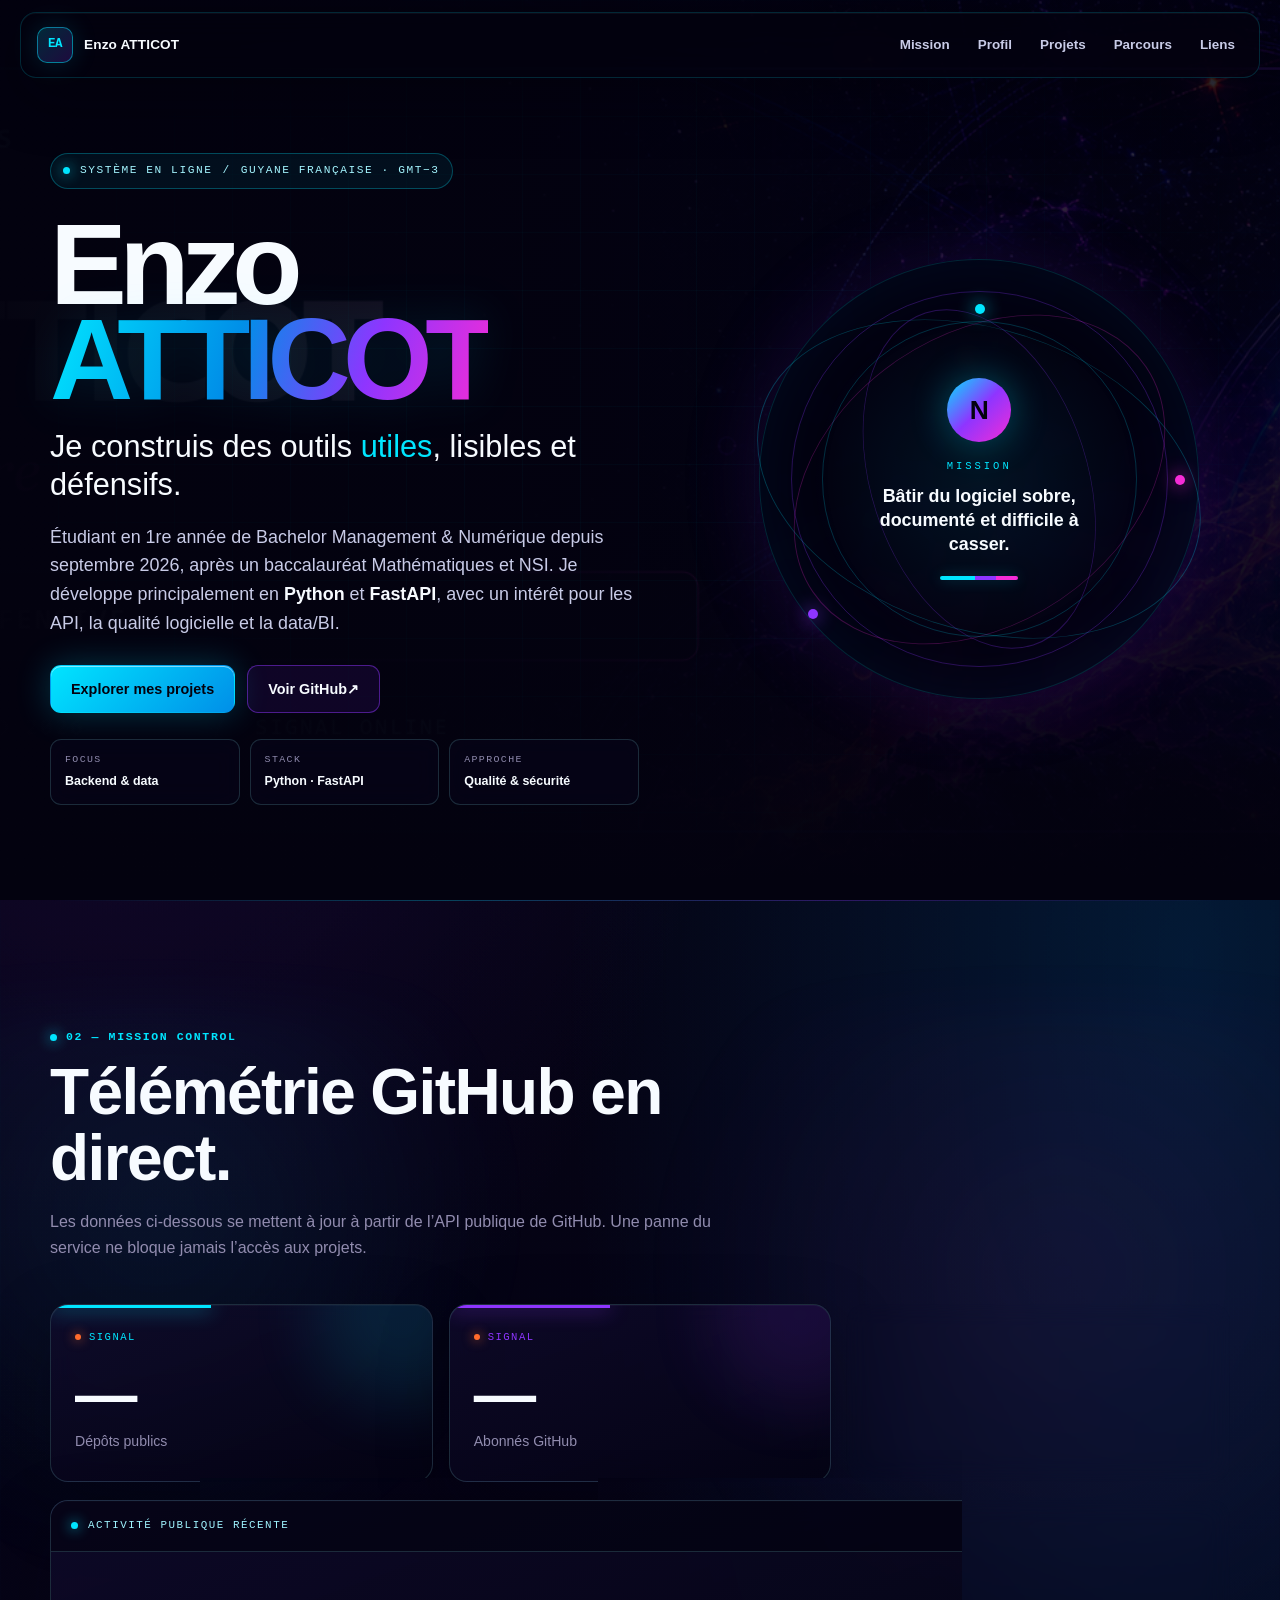
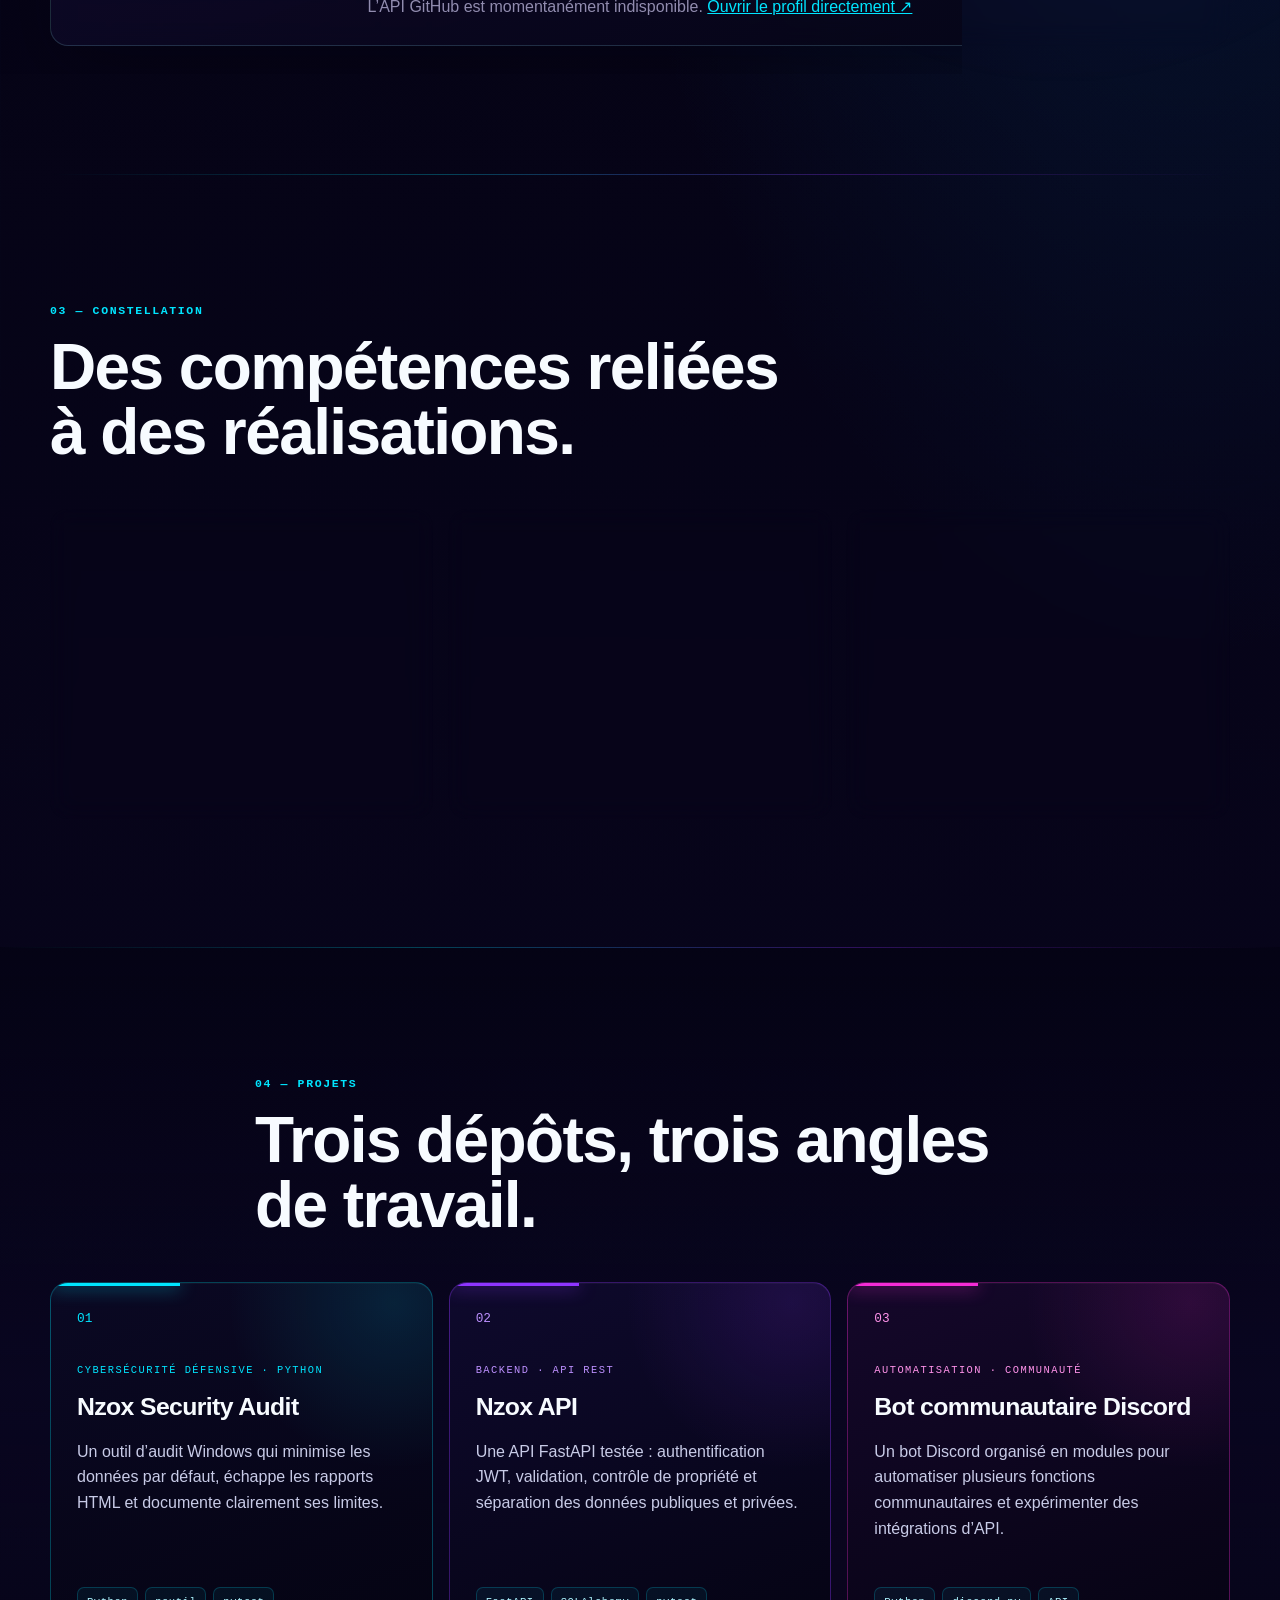
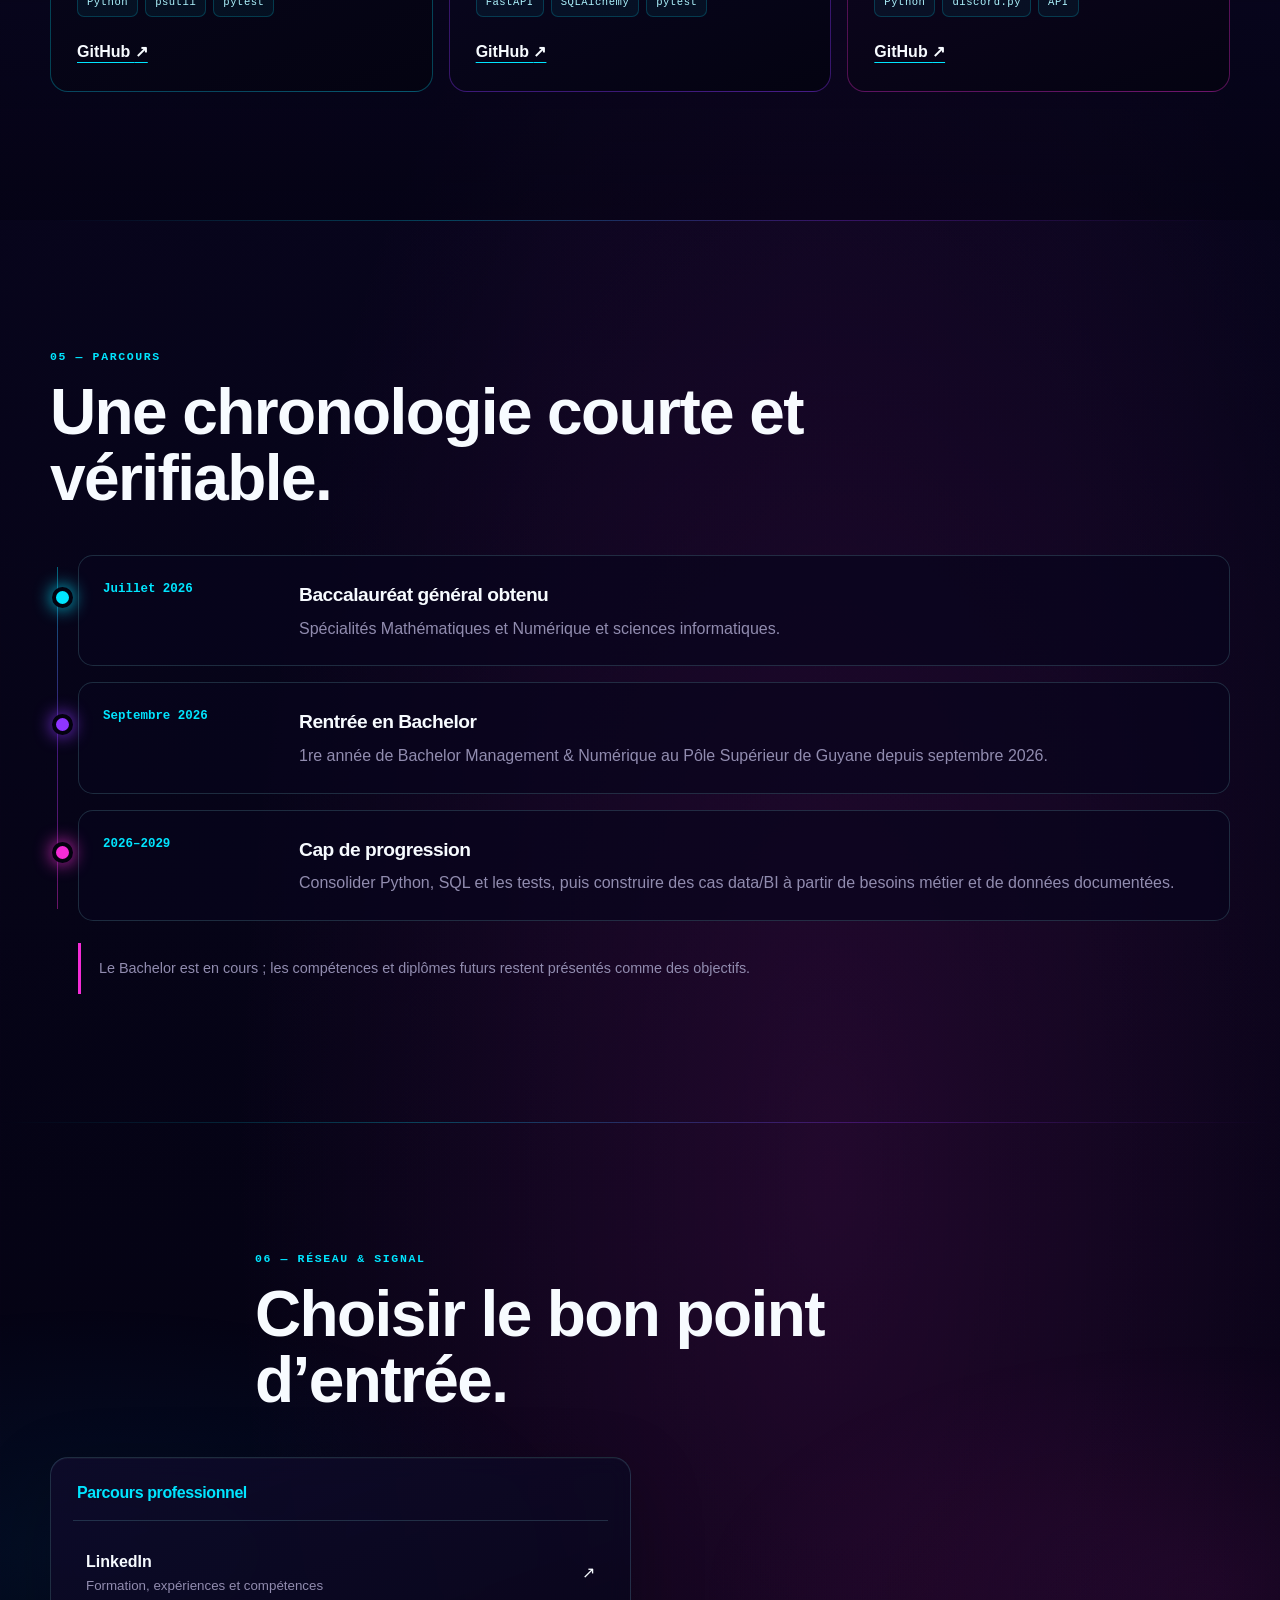
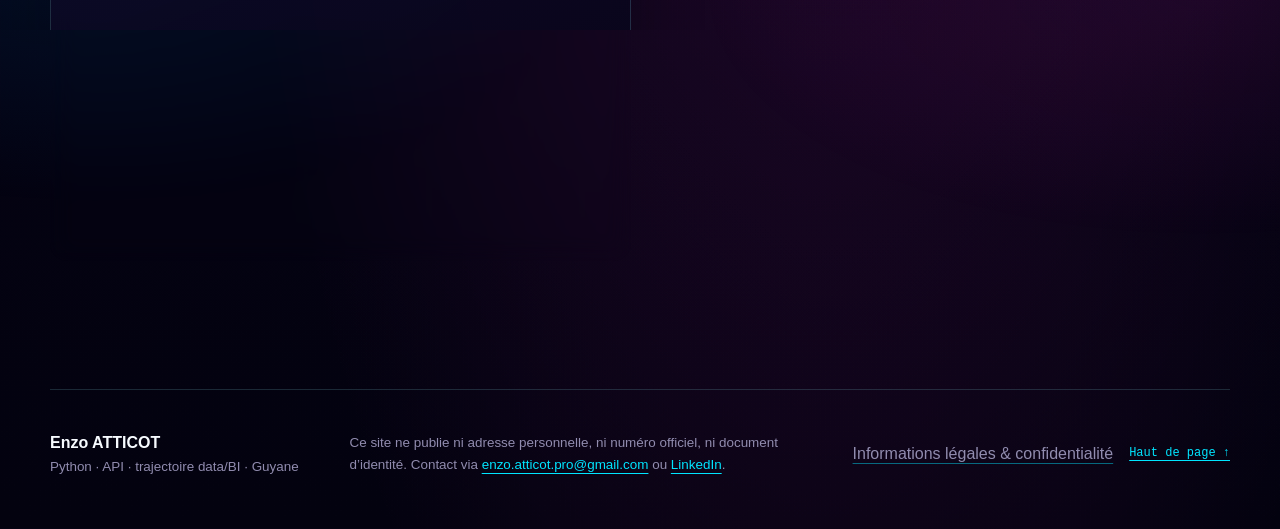
<file: index.html>
<!DOCTYPE html>
<html lang="fr">
<head>
  <meta charset="utf-8">
  <meta name="viewport" content="width=device-width, initial-scale=1">
  <meta name="color-scheme" content="dark">
  <meta name="theme-color" content="#03020f">
  <title>Enzo ATTICOT — Python, API &amp; qualité logicielle</title>
  <meta name="description" content="Portfolio d’Enzo ATTICOT : projets Python et FastAPI, tests, confidentialité et trajectoire vers la data/BI en Guyane.">
  <meta name="author" content="Enzo ATTICOT">
  <meta name="robots" content="index,follow">
  <meta name="referrer" content="strict-origin-when-cross-origin">

  <link rel="canonical" href="https://nzox973.github.io/">
  <link rel="icon" type="image/svg+xml" href="assets/img/favicon.svg">
  <link rel="manifest" href="manifest.webmanifest">
  <link rel="stylesheet" href="assets/css/style.css">
  <noscript>
    <style>
      @media (max-width: 680px) {
        .menu-button { display: none; }
        .navigation { position: static; display: flex; padding: 0; border: 0; flex-direction: row; }
        .navigation a { border: 0; }
      }
    </style>
  </noscript>

  <meta property="og:locale" content="fr_FR">
  <meta property="og:type" content="profile">
  <meta property="og:title" content="Enzo ATTICOT — Portfolio">
  <meta property="og:description" content="Projets Python et API testés, avec une trajectoire vers la data/BI depuis la Guyane.">
  <meta property="og:url" content="https://nzox973.github.io/">
  <meta property="og:image" content="https://nzox973.github.io/assets/img/social-card.png">
  <meta property="og:image:width" content="1200">
  <meta property="og:image:height" content="630">
  <meta property="og:image:alt" content="Enzo ATTICOT — Python, API et qualité logicielle">
  <meta name="twitter:card" content="summary_large_image">
  <meta name="twitter:title" content="Enzo ATTICOT — Portfolio">
  <meta name="twitter:description" content="Projets Python et API testés, avec une trajectoire vers la data/BI depuis la Guyane.">
  <meta name="twitter:image" content="https://nzox973.github.io/assets/img/social-card.png">

  <script type="application/ld+json">
  {
    "@context": "https://schema.org",
    "@type": "Person",
    "name": "Enzo ATTICOT",
    "alternateName": "Nzox973",
    "url": "https://nzox973.github.io/",
    "homeLocation": {
      "@type": "AdministrativeArea",
      "name": "Guyane française"
    },
    "sameAs": [
      "https://github.com/Nzox973",
      "https://www.linkedin.com/in/enzo-atticot/",
      "https://learn.microsoft.com/en-us/users/enzoatticot-7921/"
    ],
    "knowsAbout": [
      "Python",
      "FastAPI",
      "API REST",
      "Tests logiciels",
      "Analyse de données — apprentissage",
      "Business intelligence — apprentissage",
      "Git"
    ]
  }
  </script>
</head>

<body>
  <a class="skip-link" href="#contenu">Aller au contenu</a>

  <header class="site-header" data-header>
    <a class="brand" href="#accueil" aria-label="Accueil — Enzo ATTICOT">
      <span class="brand-mark" aria-hidden="true">EA</span>
      <span class="brand-label">Enzo ATTICOT</span>
    </a>

    <button class="menu-button" type="button" aria-expanded="false" aria-controls="navigation" data-menu-button>
      <span class="menu-icon" aria-hidden="true"></span>
      <span class="sr-only">Ouvrir le menu</span>
    </button>

    <nav class="navigation" id="navigation" aria-label="Navigation principale" data-navigation>
      <a href="#mission">Mission</a>
      <a href="#profil">Profil</a>
      <a href="#projets">Projets</a>
      <a href="#parcours">Parcours</a>
      <a href="#liens">Liens</a>
    </nav>
  </header>

  <main id="contenu">
    <section class="hero" id="accueil" aria-labelledby="hero-title">
      <div class="hero-grid">
        <div class="hero-copy">
          <p class="eyebrow">
            <span class="live-dot" aria-hidden="true"></span>
            <span>Système en ligne</span>
            <span aria-hidden="true">/</span>
            <span>Guyane française · GMT−3</span>
          </p>
          <h1 id="hero-title"><span>Enzo</span><strong>ATTICOT</strong></h1>
          <p class="hero-statement">Je construis des outils <em>utiles</em>, lisibles et défensifs.</p>
          <p class="hero-intro">
            Étudiant en 1re année de Bachelor Management &amp; Numérique depuis septembre 2026,
            après un baccalauréat Mathématiques et NSI. Je développe principalement
            en <strong>Python</strong> et <strong>FastAPI</strong>, avec un intérêt
            pour les API, la qualité logicielle et la data/BI.
          </p>
          <div class="hero-actions">
            <a class="button button-primary" href="#projets">Explorer mes projets</a>
            <a class="button button-quiet" href="https://github.com/Nzox973" target="_blank" rel="noreferrer">Voir GitHub <span aria-hidden="true">↗</span></a>
          </div>
          <dl class="hero-signals">
            <div><dt>Focus</dt><dd>Backend &amp; data</dd></div>
            <div><dt>Stack</dt><dd>Python · FastAPI</dd></div>
            <div><dt>Approche</dt><dd>Qualité &amp; sécurité</dd></div>
          </dl>
        </div>

        <aside class="mission-emblem" aria-label="Mission personnelle">
          <span class="orbit orbit-one" aria-hidden="true"></span>
          <span class="orbit orbit-two" aria-hidden="true"></span>
          <span class="orbit orbit-three" aria-hidden="true"></span>
          <span class="orbit-node node-cyan" aria-hidden="true"></span>
          <span class="orbit-node node-violet" aria-hidden="true"></span>
          <span class="orbit-node node-magenta" aria-hidden="true"></span>
          <div class="emblem-core">
            <span class="emblem-mark" aria-hidden="true">N</span>
            <p>Mission</p>
            <strong>Bâtir du logiciel sobre, documenté et difficile à casser.</strong>
            <span class="spectrum-line" aria-hidden="true"></span>
          </div>
        </aside>
      </div>
    </section>

    <section class="section mission-section" id="mission" aria-labelledby="mission-title">
      <div class="section-heading">
        <p class="section-number"><span class="live-dot" aria-hidden="true"></span> 02 — Mission control</p>
        <h2 id="mission-title">Télémétrie GitHub en direct.</h2>
        <p class="section-intro">Les données ci-dessous se mettent à jour à partir de l’API publique de GitHub. Une panne du service ne bloque jamais l’accès aux projets.</p>
      </div>

      <div class="telemetry-grid" aria-live="polite" data-github-status="loading">
        <article class="telemetry-card cyan">
          <p>Signal</p>
          <strong data-github-repos>…</strong>
          <span>Dépôts publics</span>
        </article>
        <article class="telemetry-card violet">
          <p>Signal</p>
          <strong data-github-followers>…</strong>
          <span>Abonnés GitHub</span>
        </article>
        <article class="telemetry-card magenta">
          <p>Signal</p>
          <strong data-github-following>…</strong>
          <span>Comptes suivis</span>
        </article>
      </div>

      <div class="activity-console">
        <div class="console-heading">
          <span><i aria-hidden="true"></i> Activité publique récente</span>
          <a href="https://github.com/Nzox973" target="_blank" rel="noreferrer">github.com/Nzox973 ↗</a>
        </div>
        <ol class="activity-list" data-github-events aria-live="polite">
          <li class="activity-loading">Synchronisation du signal GitHub…</li>
        </ol>
        <p class="activity-fallback" data-github-fallback hidden>
          L’API GitHub est momentanément indisponible.
          <a href="https://github.com/Nzox973" target="_blank" rel="noreferrer">Ouvrir le profil directement ↗</a>
        </p>
      </div>
    </section>

    <section class="section profile-section" id="profil" aria-labelledby="profil-title">
      <div class="section-heading">
        <p class="section-number">03 — Constellation</p>
        <h2 id="profil-title">Des compétences reliées à des réalisations.</h2>
      </div>

      <div class="evidence-grid">
        <article class="evidence-card">
          <p class="card-kicker">Développement</p>
          <h3>Python &amp; backend</h3>
          <p>Scripts, bots et API REST conçus pour transformer un besoin concret en outil documenté.</p>
          <ul class="tag-list" aria-label="Technologies de développement">
            <li>Python</li>
            <li>FastAPI</li>
            <li>SQLAlchemy</li>
            <li>JavaScript</li>
          </ul>
        </article>

        <article class="evidence-card">
          <p class="card-kicker">Sécurité</p>
          <h3>Approche défensive</h3>
          <p>Observation d’un système, hygiène numérique et restitution claire, dans un cadre légal et autorisé.</p>
          <ul class="tag-list" aria-label="Compétences de sécurité">
            <li>Audit Windows</li>
            <li>TCP/IP</li>
            <li>PowerShell</li>
            <li>Rapports HTML</li>
          </ul>
        </article>

        <article class="evidence-card">
          <p class="card-kicker">Méthode</p>
          <h3>Apprendre en construisant</h3>
          <p>Versionnement, documentation et tests automatisés pour rendre chaque dépôt compréhensible et vérifiable.</p>
          <ul class="tag-list" aria-label="Méthodes et outils">
            <li>Git</li>
            <li>GitHub</li>
            <li>Documentation</li>
            <li>Tests</li>
          </ul>
        </article>
      </div>
    </section>

    <section class="section projects-section" id="projets" aria-labelledby="projects-title">
      <div class="section-heading light">
        <p class="section-number">04 — Projets</p>
        <h2 id="projects-title">Trois dépôts, trois angles de travail.</h2>
      </div>

      <div class="project-list">
        <article class="project">
          <div class="project-order">01</div>
          <div class="project-copy">
            <p class="project-kind">Cybersécurité défensive · Python</p>
            <h3>Nzox Security Audit</h3>
            <p>Un outil d’audit Windows qui minimise les données par défaut, échappe les rapports HTML et documente clairement ses limites.</p>
          </div>
          <ul class="project-tags" aria-label="Technologies">
            <li>Python</li>
            <li>psutil</li>
            <li>pytest</li>
          </ul>
          <a class="project-link" href="https://github.com/Nzox973/nzox-security-audit" target="_blank" rel="noreferrer" aria-label="Ouvrir Nzox Security Audit sur GitHub">GitHub <span aria-hidden="true">↗</span></a>
        </article>

        <article class="project">
          <div class="project-order">02</div>
          <div class="project-copy">
            <p class="project-kind">Backend · API REST</p>
            <h3>Nzox API</h3>
            <p>Une API FastAPI testée : authentification JWT, validation, contrôle de propriété et séparation des données publiques et privées.</p>
          </div>
          <ul class="project-tags" aria-label="Technologies">
            <li>FastAPI</li>
            <li>SQLAlchemy</li>
            <li>pytest</li>
          </ul>
          <a class="project-link" href="https://github.com/Nzox973/nzox-api" target="_blank" rel="noreferrer" aria-label="Ouvrir Nzox API sur GitHub">GitHub <span aria-hidden="true">↗</span></a>
        </article>

        <article class="project">
          <div class="project-order">03</div>
          <div class="project-copy">
            <p class="project-kind">Automatisation · Communauté</p>
            <h3>Bot communautaire Discord</h3>
            <p>Un bot Discord organisé en modules pour automatiser plusieurs fonctions communautaires et expérimenter des intégrations d’API.</p>
          </div>
          <ul class="project-tags" aria-label="Technologies">
            <li>Python</li>
            <li>discord.py</li>
            <li>API</li>
          </ul>
          <a class="project-link" href="https://github.com/Nzox973/nzox-discord-bot" target="_blank" rel="noreferrer" aria-label="Ouvrir le bot communautaire Discord sur GitHub">GitHub <span aria-hidden="true">↗</span></a>
        </article>
      </div>
    </section>

    <section class="section journey-section" id="parcours" aria-labelledby="journey-title">
      <div class="section-heading">
        <p class="section-number">05 — Parcours</p>
        <h2 id="journey-title">Une chronologie courte et vérifiable.</h2>
      </div>

      <ol class="timeline">
        <li>
          <time datetime="2026-07">Juillet 2026</time>
          <div>
            <h3>Baccalauréat général obtenu</h3>
            <p>Spécialités Mathématiques et Numérique et sciences informatiques.</p>
          </div>
        </li>
        <li>
          <time datetime="2026-09">Septembre 2026</time>
          <div>
            <h3>Rentrée en Bachelor</h3>
            <p>1re année de Bachelor Management &amp; Numérique au Pôle Supérieur de Guyane depuis septembre 2026.</p>
          </div>
        </li>
        <li>
          <time datetime="2026">2026–2029</time>
          <div>
            <h3>Cap de progression</h3>
            <p>Consolider Python, SQL et les tests, puis construire des cas data/BI à partir de besoins métier et de données documentées.</p>
          </div>
        </li>
      </ol>

      <p class="timeline-disclaimer">Le Bachelor est en cours ; les compétences et diplômes futurs restent présentés comme des objectifs.</p>
    </section>

    <section class="section links-section" id="liens" aria-labelledby="links-title">
      <div class="section-heading light">
        <p class="section-number">06 — Réseau &amp; signal</p>
        <h2 id="links-title">Choisir le bon point d’entrée.</h2>
      </div>

      <div class="link-groups">
        <section class="link-group" aria-labelledby="professional-links">
          <h3 id="professional-links">Parcours professionnel</h3>
          <a href="https://www.linkedin.com/in/enzo-atticot/" target="_blank" rel="noreferrer">
            <span><strong>LinkedIn</strong><small>Formation, expériences et compétences</small></span>
            <span aria-hidden="true">↗</span>
          </a>
          <a href="mailto:enzo.atticot.pro@gmail.com">
            <span><strong>E-mail professionnel</strong><small>enzo.atticot.pro@gmail.com</small></span>
            <span aria-hidden="true">↗</span>
          </a>
          <a href="https://github.com/Nzox973" target="_blank" rel="noreferrer">
            <span><strong>GitHub</strong><small>Code source et documentation</small></span>
            <span aria-hidden="true">↗</span>
          </a>
          <a href="https://learn.microsoft.com/en-us/users/enzoatticot-7921/" target="_blank" rel="noreferrer">
            <span><strong>Microsoft Learn</strong><small>Badges et parcours d’apprentissage</small></span>
            <span aria-hidden="true">↗</span>
          </a>
        </section>

      </div>

    </section>
  </main>

  <footer class="site-footer">
    <div>
      <strong>Enzo ATTICOT</strong>
      <p>Python · API · trajectoire data/BI · Guyane</p>
    </div>
    <p class="privacy-note">
      Ce site ne publie ni adresse personnelle, ni numéro officiel, ni document d’identité.
      Contact via <a href="mailto:enzo.atticot.pro@gmail.com">enzo.atticot.pro@gmail.com</a>
      ou <a href="https://www.linkedin.com/in/enzo-atticot/" target="_blank" rel="noreferrer">LinkedIn</a>.
    </p>
    <div class="footer-actions">
      <a href="mentions-legales.html">Informations légales &amp; confidentialité</a>
      <a class="back-top" href="#accueil">Haut de page ↑</a>
    </div>
  </footer>

  <script src="assets/js/main.js" defer></script>
</body>
</html>
</file>
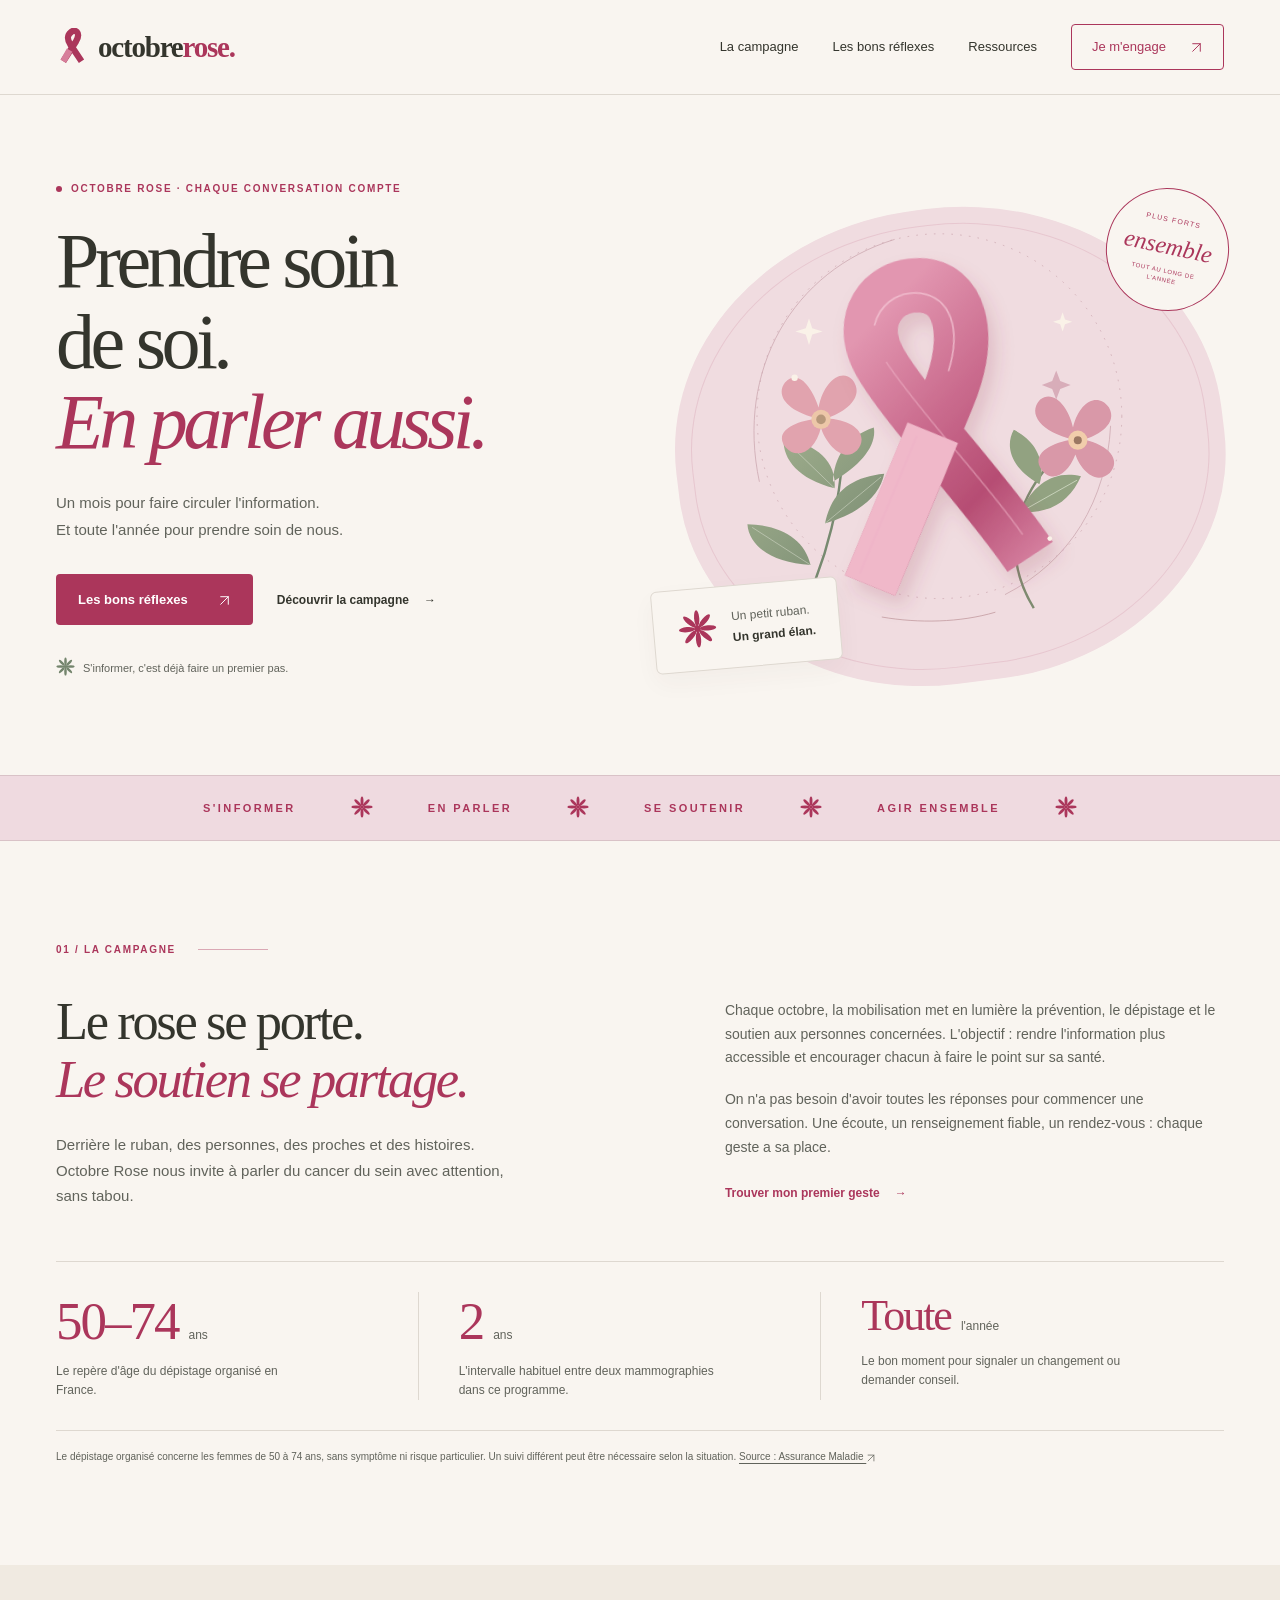
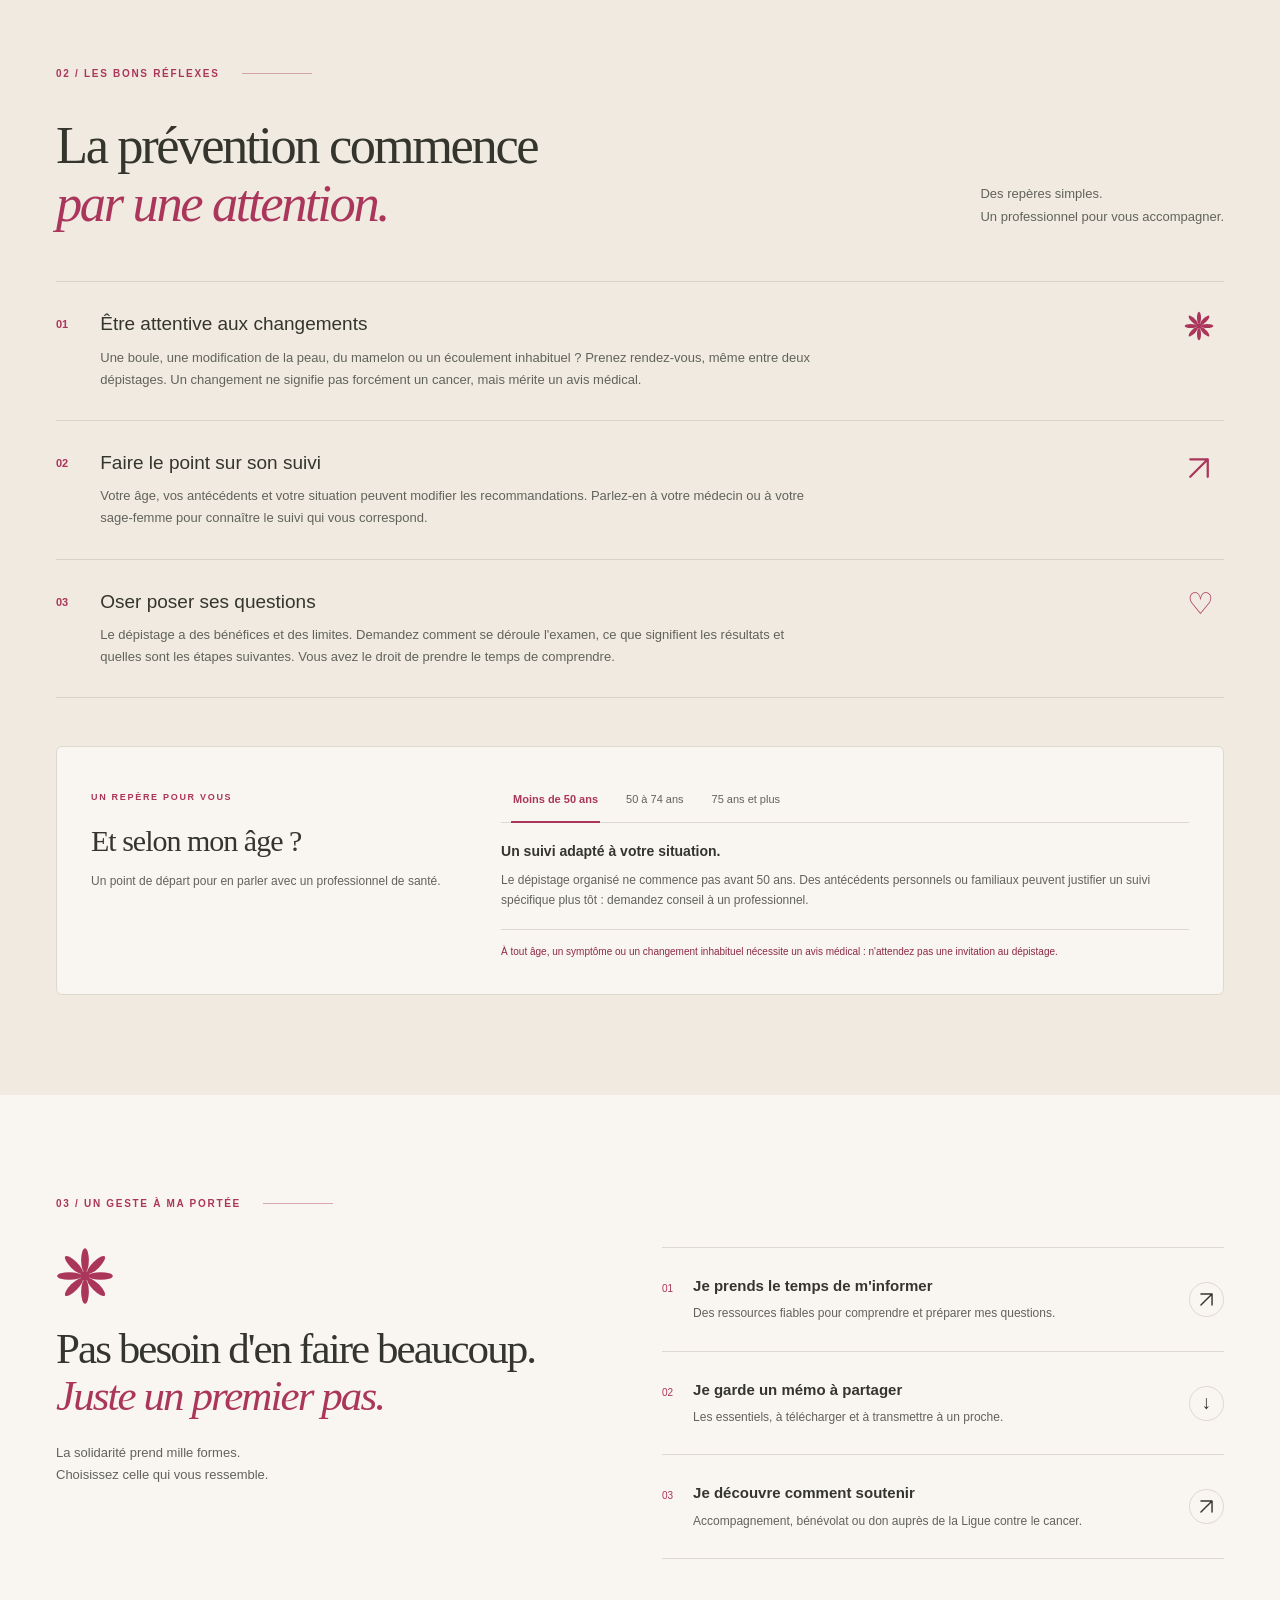
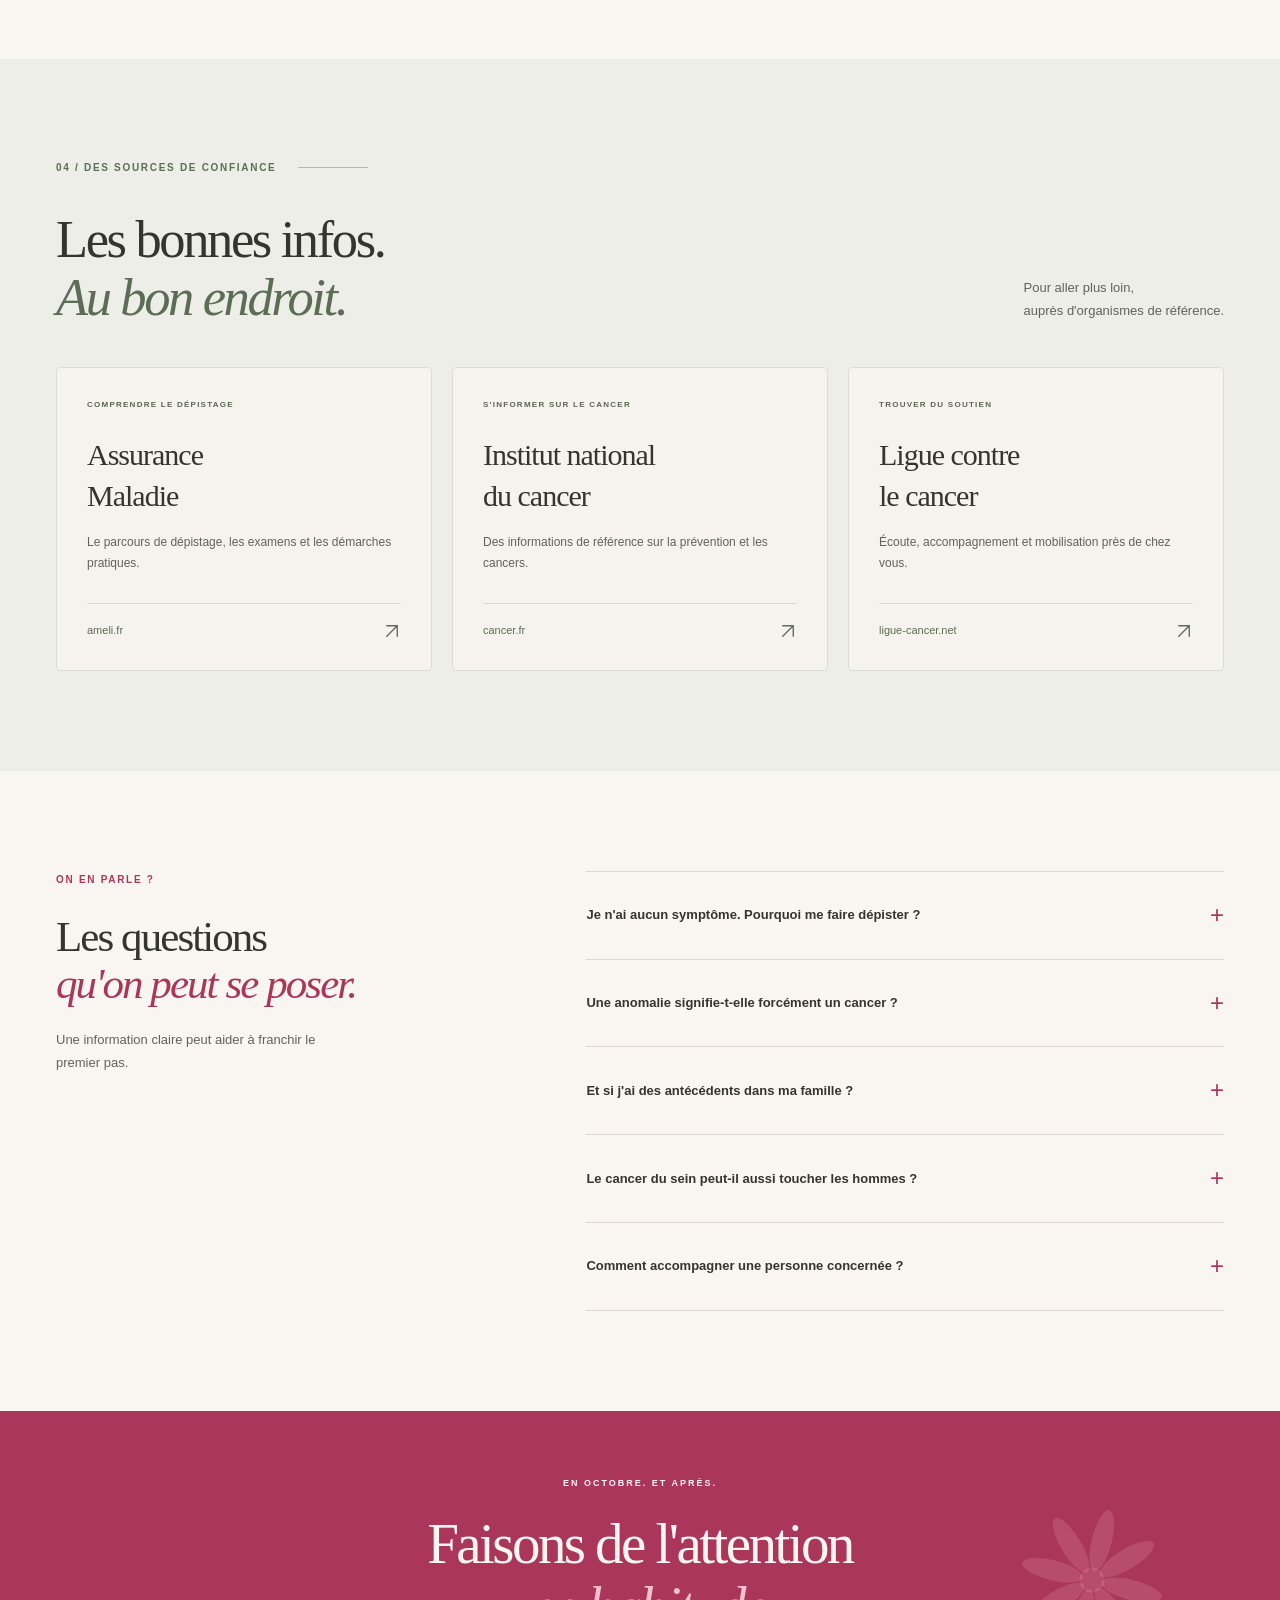
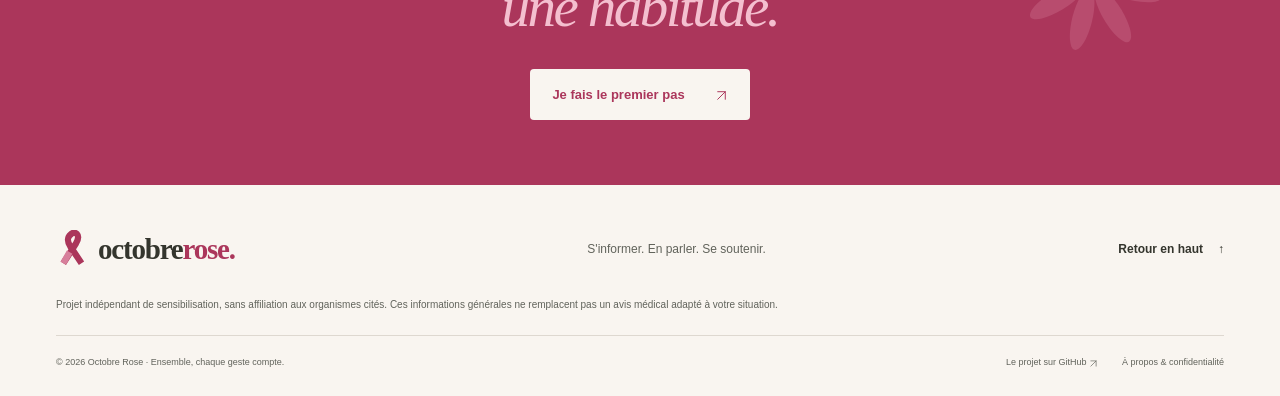
<file: octobre-rose/index.html>
<!doctype html>
<html lang="fr">
  <head>
    <meta charset="utf-8" />
    <meta name="viewport" content="width=device-width, initial-scale=1" />
    <meta name="theme-color" content="#f9f5f0" />
    <meta
      name="description"
      content="Octobre Rose : comprendre le dépistage du cancer du sein, adopter les bons réflexes et trouver des ressources de confiance. Ensemble, faisons circuler l'information."
    />
    <title>Octobre Rose — Prendre soin de soi, en parler aussi.</title>
    <link rel="canonical" href="https://nzox973.github.io/octobre-rose/" />
    <link rel="icon" type="image/svg+xml" href="assets/img/favicon.svg" />
    <link rel="manifest" href="manifest.webmanifest" />
    <link rel="stylesheet" href="assets/css/style.css" />
    <meta property="og:type" content="website" />
    <meta property="og:locale" content="fr_FR" />
    <meta
      property="og:title"
      content="Octobre Rose — Chaque conversation compte."
    />
    <meta
      property="og:description"
      content="Des repères simples et des ressources de confiance pour parler de prévention et du dépistage du cancer du sein."
    />
    <meta property="og:url" content="https://nzox973.github.io/octobre-rose/" />
    <script src="assets/js/main.js" defer></script>
  </head>
  <body>
    <a class="skip-link" href="#contenu">Aller au contenu</a>
    <header class="site-header">
      <div class="header-inner">
        <a class="brand" href="./" aria-label="Octobre Rose, accueil">
          <img src="assets/img/favicon.svg" width="32" height="38" alt="" />
          <span>octobre<span class="brand-pink">rose.</span></span>
        </a>
        <button
          class="menu-toggle"
          type="button"
          aria-expanded="false"
          aria-controls="navigation"
          hidden
        >
          <span>Menu</span><span class="menu-lines" aria-hidden="true"></span>
        </button>
        <nav
          id="navigation"
          class="navigation"
          aria-label="Navigation principale"
        >
          <a href="#campagne">La campagne</a>
          <a href="#reflexes">Les bons réflexes</a>
          <a href="#ressources">Ressources</a>
          <a class="nav-action" href="#agir"
            >Je m'engage
            <span aria-hidden="true"
              ><svg class="icon" viewBox="0 0 24 24" aria-hidden="true">
                <path d="M5 19 19 5M5 5h14v14" /></svg></span
          ></a>
        </nav>
      </div>
    </header>

    <main id="contenu">
      <section class="hero page-width" aria-labelledby="hero-title">
        <div class="hero-copy">
          <p class="eyebrow">
            <span class="small-dot" aria-hidden="true"></span> OCTOBRE ROSE ·
            CHAQUE CONVERSATION COMPTE
          </p>
          <h1 id="hero-title">
            Prendre soin<br />de soi.<br /><em>En parler aussi.</em>
          </h1>
          <p class="hero-description">
            Un mois pour faire circuler l'information.<br />Et toute l'année
            pour prendre soin de nous.
          </p>
          <div class="hero-actions">
            <a class="button button-primary" href="#reflexes"
              >Les bons réflexes
              <span aria-hidden="true"
                ><svg class="icon" viewBox="0 0 24 24" aria-hidden="true">
                  <path d="M5 19 19 5M5 5h14v14" /></svg></span
            ></a>
            <a class="text-link" href="#campagne"
              >Découvrir la campagne <span aria-hidden="true">→</span></a
            >
          </div>
          <p class="hero-note">
            <span aria-hidden="true"
              ><svg class="flower-icon" viewBox="0 0 48 48" aria-hidden="true">
                <ellipse
                  cx="24"
                  cy="11"
                  rx="3.2"
                  ry="10"
                  transform="rotate(0 24 24)"
                />
                <ellipse
                  cx="24"
                  cy="11"
                  rx="3.2"
                  ry="10"
                  transform="rotate(45 24 24)"
                />
                <ellipse
                  cx="24"
                  cy="11"
                  rx="3.2"
                  ry="10"
                  transform="rotate(90 24 24)"
                />
                <ellipse
                  cx="24"
                  cy="11"
                  rx="3.2"
                  ry="10"
                  transform="rotate(135 24 24)"
                />
                <ellipse
                  cx="24"
                  cy="11"
                  rx="3.2"
                  ry="10"
                  transform="rotate(180 24 24)"
                />
                <ellipse
                  cx="24"
                  cy="11"
                  rx="3.2"
                  ry="10"
                  transform="rotate(225 24 24)"
                />
                <ellipse
                  cx="24"
                  cy="11"
                  rx="3.2"
                  ry="10"
                  transform="rotate(270 24 24)"
                />
                <ellipse
                  cx="24"
                  cy="11"
                  rx="3.2"
                  ry="10"
                  transform="rotate(315 24 24)"
                />
                <circle cx="24" cy="24" r="4" /></svg
            ></span>
            S'informer, c'est déjà faire un premier pas.
          </p>
        </div>
        <div class="hero-art">
          <div class="art-disc" aria-hidden="true"></div>
          <img
            class="ribbon-art"
            src="assets/img/ribbon.svg"
            width="600"
            height="650"
            alt="Un ruban rose entouré de fleurs et de feuillages, symbole de solidarité face au cancer du sein."
          />
          <div class="round-stamp" aria-hidden="true">
            <span>PLUS FORTS</span><strong>ensemble</strong
            ><span>TOUT AU LONG DE L'ANNÉE</span>
          </div>
          <div class="art-caption">
            <span class="caption-flower" aria-hidden="true"
              ><svg class="flower-icon" viewBox="0 0 48 48" aria-hidden="true">
                <ellipse
                  cx="24"
                  cy="11"
                  rx="3.2"
                  ry="10"
                  transform="rotate(0 24 24)"
                />
                <ellipse
                  cx="24"
                  cy="11"
                  rx="3.2"
                  ry="10"
                  transform="rotate(45 24 24)"
                />
                <ellipse
                  cx="24"
                  cy="11"
                  rx="3.2"
                  ry="10"
                  transform="rotate(90 24 24)"
                />
                <ellipse
                  cx="24"
                  cy="11"
                  rx="3.2"
                  ry="10"
                  transform="rotate(135 24 24)"
                />
                <ellipse
                  cx="24"
                  cy="11"
                  rx="3.2"
                  ry="10"
                  transform="rotate(180 24 24)"
                />
                <ellipse
                  cx="24"
                  cy="11"
                  rx="3.2"
                  ry="10"
                  transform="rotate(225 24 24)"
                />
                <ellipse
                  cx="24"
                  cy="11"
                  rx="3.2"
                  ry="10"
                  transform="rotate(270 24 24)"
                />
                <ellipse
                  cx="24"
                  cy="11"
                  rx="3.2"
                  ry="10"
                  transform="rotate(315 24 24)"
                />
                <circle cx="24" cy="24" r="4" /></svg
            ></span>
            <p>Un petit ruban.<br /><strong>Un grand élan.</strong></p>
          </div>
        </div>
      </section>

      <div class="statement-strip" aria-hidden="true">
        <span>S'INFORMER</span
        ><span
          ><svg class="flower-icon" viewBox="0 0 48 48" aria-hidden="true">
            <ellipse
              cx="24"
              cy="11"
              rx="3.2"
              ry="10"
              transform="rotate(0 24 24)"
            />
            <ellipse
              cx="24"
              cy="11"
              rx="3.2"
              ry="10"
              transform="rotate(45 24 24)"
            />
            <ellipse
              cx="24"
              cy="11"
              rx="3.2"
              ry="10"
              transform="rotate(90 24 24)"
            />
            <ellipse
              cx="24"
              cy="11"
              rx="3.2"
              ry="10"
              transform="rotate(135 24 24)"
            />
            <ellipse
              cx="24"
              cy="11"
              rx="3.2"
              ry="10"
              transform="rotate(180 24 24)"
            />
            <ellipse
              cx="24"
              cy="11"
              rx="3.2"
              ry="10"
              transform="rotate(225 24 24)"
            />
            <ellipse
              cx="24"
              cy="11"
              rx="3.2"
              ry="10"
              transform="rotate(270 24 24)"
            />
            <ellipse
              cx="24"
              cy="11"
              rx="3.2"
              ry="10"
              transform="rotate(315 24 24)"
            />
            <circle cx="24" cy="24" r="4" /></svg></span
        ><span>EN PARLER</span
        ><span
          ><svg class="flower-icon" viewBox="0 0 48 48" aria-hidden="true">
            <ellipse
              cx="24"
              cy="11"
              rx="3.2"
              ry="10"
              transform="rotate(0 24 24)"
            />
            <ellipse
              cx="24"
              cy="11"
              rx="3.2"
              ry="10"
              transform="rotate(45 24 24)"
            />
            <ellipse
              cx="24"
              cy="11"
              rx="3.2"
              ry="10"
              transform="rotate(90 24 24)"
            />
            <ellipse
              cx="24"
              cy="11"
              rx="3.2"
              ry="10"
              transform="rotate(135 24 24)"
            />
            <ellipse
              cx="24"
              cy="11"
              rx="3.2"
              ry="10"
              transform="rotate(180 24 24)"
            />
            <ellipse
              cx="24"
              cy="11"
              rx="3.2"
              ry="10"
              transform="rotate(225 24 24)"
            />
            <ellipse
              cx="24"
              cy="11"
              rx="3.2"
              ry="10"
              transform="rotate(270 24 24)"
            />
            <ellipse
              cx="24"
              cy="11"
              rx="3.2"
              ry="10"
              transform="rotate(315 24 24)"
            />
            <circle cx="24" cy="24" r="4" /></svg></span
        ><span>SE SOUTENIR</span
        ><span
          ><svg class="flower-icon" viewBox="0 0 48 48" aria-hidden="true">
            <ellipse
              cx="24"
              cy="11"
              rx="3.2"
              ry="10"
              transform="rotate(0 24 24)"
            />
            <ellipse
              cx="24"
              cy="11"
              rx="3.2"
              ry="10"
              transform="rotate(45 24 24)"
            />
            <ellipse
              cx="24"
              cy="11"
              rx="3.2"
              ry="10"
              transform="rotate(90 24 24)"
            />
            <ellipse
              cx="24"
              cy="11"
              rx="3.2"
              ry="10"
              transform="rotate(135 24 24)"
            />
            <ellipse
              cx="24"
              cy="11"
              rx="3.2"
              ry="10"
              transform="rotate(180 24 24)"
            />
            <ellipse
              cx="24"
              cy="11"
              rx="3.2"
              ry="10"
              transform="rotate(225 24 24)"
            />
            <ellipse
              cx="24"
              cy="11"
              rx="3.2"
              ry="10"
              transform="rotate(270 24 24)"
            />
            <ellipse
              cx="24"
              cy="11"
              rx="3.2"
              ry="10"
              transform="rotate(315 24 24)"
            />
            <circle cx="24" cy="24" r="4" /></svg></span
        ><span>AGIR ENSEMBLE</span
        ><span
          ><svg class="flower-icon" viewBox="0 0 48 48" aria-hidden="true">
            <ellipse
              cx="24"
              cy="11"
              rx="3.2"
              ry="10"
              transform="rotate(0 24 24)"
            />
            <ellipse
              cx="24"
              cy="11"
              rx="3.2"
              ry="10"
              transform="rotate(45 24 24)"
            />
            <ellipse
              cx="24"
              cy="11"
              rx="3.2"
              ry="10"
              transform="rotate(90 24 24)"
            />
            <ellipse
              cx="24"
              cy="11"
              rx="3.2"
              ry="10"
              transform="rotate(135 24 24)"
            />
            <ellipse
              cx="24"
              cy="11"
              rx="3.2"
              ry="10"
              transform="rotate(180 24 24)"
            />
            <ellipse
              cx="24"
              cy="11"
              rx="3.2"
              ry="10"
              transform="rotate(225 24 24)"
            />
            <ellipse
              cx="24"
              cy="11"
              rx="3.2"
              ry="10"
              transform="rotate(270 24 24)"
            />
            <ellipse
              cx="24"
              cy="11"
              rx="3.2"
              ry="10"
              transform="rotate(315 24 24)"
            />
            <circle cx="24" cy="24" r="4" /></svg
        ></span>
      </div>

      <section
        id="campagne"
        class="campaign section-space page-width"
        aria-labelledby="campaign-title"
      >
        <div class="section-label">
          <span>01 / LA CAMPAGNE</span
          ><span class="label-line" aria-hidden="true"></span>
        </div>
        <div class="campaign-layout">
          <div>
            <h2 id="campaign-title">
              Le rose se porte.<br /><em>Le soutien se partage.</em>
            </h2>
            <p class="section-lead">
              Derrière le ruban, des personnes, des proches et des histoires.
              Octobre Rose nous invite à parler du cancer du sein avec
              attention, sans tabou.
            </p>
          </div>
          <div class="campaign-copy">
            <p>
              Chaque octobre, la mobilisation met en lumière la prévention, le
              dépistage et le soutien aux personnes concernées. L'objectif :
              rendre l'information plus accessible et encourager chacun à faire
              le point sur sa santé.
            </p>
            <p>
              On n'a pas besoin d'avoir toutes les réponses pour commencer une
              conversation. Une écoute, un renseignement fiable, un rendez-vous
              : chaque geste a sa place.
            </p>
            <a class="text-link" href="#agir"
              >Trouver mon premier geste <span aria-hidden="true">→</span></a
            >
          </div>
        </div>
        <div
          class="facts"
          role="group"
          aria-label="Repères du dépistage organisé en France"
        >
          <div class="fact">
            <span class="fact-number">50–74<span>ans</span></span>
            <p>Le repère d'âge du dépistage organisé en France.</p>
          </div>
          <div class="fact">
            <span class="fact-number">2<span>ans</span></span>
            <p>
              L'intervalle habituel entre deux mammographies dans ce programme.
            </p>
          </div>
          <div class="fact fact-word">
            <span class="fact-number">Toute<span>l'année</span></span>
            <p>
              Le bon moment pour signaler un changement ou demander conseil.
            </p>
          </div>
        </div>
        <p class="source-note">
          Le dépistage organisé concerne les femmes de 50 à 74 ans, sans
          symptôme ni risque particulier. Un suivi différent peut être
          nécessaire selon la situation.
          <a
            href="https://www.ameli.fr/assure/sante/themes/cancer-sein"
            target="_blank"
            rel="noopener noreferrer"
            >Source : Assurance Maladie
            <svg class="icon" viewBox="0 0 24 24" aria-hidden="true">
              <path d="M5 19 19 5M5 5h14v14" /></svg
          ></a>
        </p>
      </section>

      <section
        id="reflexes"
        class="reflexes section-space"
        aria-labelledby="reflexes-title"
      >
        <div class="page-width">
          <div class="section-label">
            <span>02 / LES BONS RÉFLEXES</span
            ><span class="label-line" aria-hidden="true"></span>
          </div>
          <div class="section-heading-row">
            <h2 id="reflexes-title">
              La prévention commence<br /><em>par une attention.</em>
            </h2>
            <p>
              Des repères simples.<br />Un professionnel pour vous accompagner.
            </p>
          </div>
          <div class="steps">
            <article class="step">
              <span class="step-index">01</span>
              <div class="step-content">
                <h3>Être attentive aux changements</h3>
                <p>
                  Une boule, une modification de la peau, du mamelon ou un
                  écoulement inhabituel ? Prenez rendez-vous, même entre deux
                  dépistages. Un changement ne signifie pas forcément un cancer,
                  mais mérite un avis médical.
                </p>
              </div>
              <span class="step-mark" aria-hidden="true"
                ><svg
                  class="flower-icon"
                  viewBox="0 0 48 48"
                  aria-hidden="true"
                >
                  <ellipse
                    cx="24"
                    cy="11"
                    rx="3.2"
                    ry="10"
                    transform="rotate(0 24 24)"
                  />
                  <ellipse
                    cx="24"
                    cy="11"
                    rx="3.2"
                    ry="10"
                    transform="rotate(45 24 24)"
                  />
                  <ellipse
                    cx="24"
                    cy="11"
                    rx="3.2"
                    ry="10"
                    transform="rotate(90 24 24)"
                  />
                  <ellipse
                    cx="24"
                    cy="11"
                    rx="3.2"
                    ry="10"
                    transform="rotate(135 24 24)"
                  />
                  <ellipse
                    cx="24"
                    cy="11"
                    rx="3.2"
                    ry="10"
                    transform="rotate(180 24 24)"
                  />
                  <ellipse
                    cx="24"
                    cy="11"
                    rx="3.2"
                    ry="10"
                    transform="rotate(225 24 24)"
                  />
                  <ellipse
                    cx="24"
                    cy="11"
                    rx="3.2"
                    ry="10"
                    transform="rotate(270 24 24)"
                  />
                  <ellipse
                    cx="24"
                    cy="11"
                    rx="3.2"
                    ry="10"
                    transform="rotate(315 24 24)"
                  />
                  <circle cx="24" cy="24" r="4" /></svg
              ></span>
            </article>
            <article class="step">
              <span class="step-index">02</span>
              <div class="step-content">
                <h3>Faire le point sur son suivi</h3>
                <p>
                  Votre âge, vos antécédents et votre situation peuvent modifier
                  les recommandations. Parlez-en à votre médecin ou à votre
                  sage-femme pour connaître le suivi qui vous correspond.
                </p>
              </div>
              <span class="step-mark" aria-hidden="true"
                ><svg class="icon" viewBox="0 0 24 24" aria-hidden="true">
                  <path d="M5 19 19 5M5 5h14v14" /></svg
              ></span>
            </article>
            <article class="step">
              <span class="step-index">03</span>
              <div class="step-content">
                <h3>Oser poser ses questions</h3>
                <p>
                  Le dépistage a des bénéfices et des limites. Demandez comment
                  se déroule l'examen, ce que signifient les résultats et
                  quelles sont les étapes suivantes. Vous avez le droit de
                  prendre le temps de comprendre.
                </p>
              </div>
              <span class="step-mark" aria-hidden="true">♡</span>
            </article>
          </div>

          <div class="guidance-panel">
            <div class="guidance-intro">
              <span class="mini-label">UN REPÈRE POUR VOUS</span>
              <h3>Et selon mon âge ?</h3>
              <p>
                Un point de départ pour en parler avec un professionnel de
                santé.
              </p>
            </div>
            <div class="guidance-content">
              <div
                class="age-tabs"
                role="tablist"
                aria-label="Repères selon l'âge"
              >
                <button
                  id="tab-under50"
                  type="button"
                  role="tab"
                  aria-selected="true"
                  aria-controls="panel-under50"
                >
                  Moins de 50 ans
                </button>
                <button
                  id="tab-50to74"
                  type="button"
                  role="tab"
                  aria-selected="false"
                  aria-controls="panel-50to74"
                  tabindex="-1"
                >
                  50 à 74 ans
                </button>
                <button
                  id="tab-over74"
                  type="button"
                  role="tab"
                  aria-selected="false"
                  aria-controls="panel-over74"
                  tabindex="-1"
                >
                  75 ans et plus
                </button>
              </div>
              <div
                id="panel-under50"
                class="age-panel"
                role="tabpanel"
                aria-labelledby="tab-under50"
                tabindex="0"
              >
                <h4>Un suivi adapté à votre situation.</h4>
                <p>
                  Le dépistage organisé ne commence pas avant 50 ans. Des
                  antécédents personnels ou familiaux peuvent justifier un suivi
                  spécifique plus tôt : demandez conseil à un professionnel.
                </p>
              </div>
              <div
                id="panel-50to74"
                class="age-panel"
                role="tabpanel"
                aria-labelledby="tab-50to74"
                tabindex="0"
                hidden
              >
                <h4>Le dépistage organisé, tous les deux ans.</h4>
                <p>
                  Sans symptôme ni risque particulier, le programme prévoit une
                  mammographie tous les deux ans. Si vous n'avez pas reçu
                  d'invitation, contactez votre caisse d'assurance maladie ou
                  votre médecin.
                </p>
              </div>
              <div
                id="panel-over74"
                class="age-panel"
                role="tabpanel"
                aria-labelledby="tab-over74"
                tabindex="0"
                hidden
              >
                <h4>Une décision à discuter ensemble.</h4>
                <p>
                  Après 74 ans, le suivi se décide individuellement avec votre
                  médecin, selon votre état de santé et votre situation. L'arrêt
                  des invitations ne remplace pas cette discussion.
                </p>
              </div>
              <p class="guidance-note">
                À tout âge, un symptôme ou un changement inhabituel nécessite un
                avis médical : n'attendez pas une invitation au dépistage.
              </p>
            </div>
          </div>
        </div>
      </section>

      <section
        id="agir"
        class="action-section section-space page-width"
        aria-labelledby="action-title"
      >
        <div class="section-label">
          <span>03 / UN GESTE À MA PORTÉE</span
          ><span class="label-line" aria-hidden="true"></span>
        </div>
        <div class="action-layout">
          <div class="action-heading">
            <span class="large-flower" aria-hidden="true"
              ><svg class="flower-icon" viewBox="0 0 48 48" aria-hidden="true">
                <ellipse
                  cx="24"
                  cy="11"
                  rx="3.2"
                  ry="10"
                  transform="rotate(0 24 24)"
                />
                <ellipse
                  cx="24"
                  cy="11"
                  rx="3.2"
                  ry="10"
                  transform="rotate(45 24 24)"
                />
                <ellipse
                  cx="24"
                  cy="11"
                  rx="3.2"
                  ry="10"
                  transform="rotate(90 24 24)"
                />
                <ellipse
                  cx="24"
                  cy="11"
                  rx="3.2"
                  ry="10"
                  transform="rotate(135 24 24)"
                />
                <ellipse
                  cx="24"
                  cy="11"
                  rx="3.2"
                  ry="10"
                  transform="rotate(180 24 24)"
                />
                <ellipse
                  cx="24"
                  cy="11"
                  rx="3.2"
                  ry="10"
                  transform="rotate(225 24 24)"
                />
                <ellipse
                  cx="24"
                  cy="11"
                  rx="3.2"
                  ry="10"
                  transform="rotate(270 24 24)"
                />
                <ellipse
                  cx="24"
                  cy="11"
                  rx="3.2"
                  ry="10"
                  transform="rotate(315 24 24)"
                />
                <circle cx="24" cy="24" r="4" /></svg
            ></span>
            <h2 id="action-title">
              Pas besoin d'en faire beaucoup.<br /><em
                >Juste un premier pas.</em
              >
            </h2>
            <p>
              La solidarité prend mille formes.<br />Choisissez celle qui vous
              ressemble.
            </p>
          </div>
          <div class="action-list">
            <a href="#ressources"
              ><span class="action-number">01</span>
              <div>
                <h3>Je prends le temps de m'informer</h3>
                <p>
                  Des ressources fiables pour comprendre et préparer mes
                  questions.
                </p>
              </div>
              <span class="action-arrow" aria-hidden="true"
                ><svg class="icon" viewBox="0 0 24 24" aria-hidden="true">
                  <path d="M5 19 19 5M5 5h14v14" /></svg></span
            ></a>
            <button id="download-memo" type="button" hidden>
              <span class="action-number">02</span
              ><span class="action-text"
                ><span class="action-title">Je garde un mémo à partager</span
                ><span class="action-description"
                  >Les essentiels, à télécharger et à transmettre à un
                  proche.</span
                ></span
              ><span class="action-arrow" aria-hidden="true">↓</span>
            </button>
            <a
              href="https://www.ligue-cancer.net/"
              target="_blank"
              rel="noopener noreferrer"
              ><span class="action-number">03</span>
              <div>
                <h3>Je découvre comment soutenir</h3>
                <p>
                  Accompagnement, bénévolat ou don auprès de la Ligue contre le
                  cancer.
                </p>
              </div>
              <span class="action-arrow" aria-hidden="true"
                ><svg class="icon" viewBox="0 0 24 24" aria-hidden="true">
                  <path d="M5 19 19 5M5 5h14v14" /></svg></span
            ></a>
          </div>
        </div>
        <p id="download-status" class="download-status" role="status"></p>
      </section>

      <section
        id="ressources"
        class="resources section-space"
        aria-labelledby="resources-title"
      >
        <div class="page-width">
          <div class="section-label">
            <span>04 / DES SOURCES DE CONFIANCE</span
            ><span class="label-line" aria-hidden="true"></span>
          </div>
          <div class="section-heading-row">
            <h2 id="resources-title">
              Les bonnes infos.<br /><em>Au bon endroit.</em>
            </h2>
            <p>Pour aller plus loin,<br />auprès d'organismes de référence.</p>
          </div>
          <div class="resource-grid">
            <a
              class="resource-card"
              href="https://www.ameli.fr/assure/sante/themes/cancer-sein"
              target="_blank"
              rel="noopener noreferrer"
              ><span class="resource-category">COMPRENDRE LE DÉPISTAGE</span>
              <h3>Assurance<br />Maladie</h3>
              <p>
                Le parcours de dépistage, les examens et les démarches
                pratiques.
              </p>
              <span class="resource-bottom"
                >ameli.fr
                <span aria-hidden="true"
                  ><svg class="icon" viewBox="0 0 24 24" aria-hidden="true">
                    <path d="M5 19 19 5M5 5h14v14" /></svg></span></span
            ></a>
            <a
              class="resource-card"
              href="https://www.cancer.fr/"
              target="_blank"
              rel="noopener noreferrer"
              ><span class="resource-category">S'INFORMER SUR LE CANCER</span>
              <h3>Institut national<br />du cancer</h3>
              <p>
                Des informations de référence sur la prévention et les cancers.
              </p>
              <span class="resource-bottom"
                >cancer.fr
                <span aria-hidden="true"
                  ><svg class="icon" viewBox="0 0 24 24" aria-hidden="true">
                    <path d="M5 19 19 5M5 5h14v14" /></svg></span></span
            ></a>
            <a
              class="resource-card"
              href="https://www.ligue-cancer.net/"
              target="_blank"
              rel="noopener noreferrer"
              ><span class="resource-category">TROUVER DU SOUTIEN</span>
              <h3>Ligue contre<br />le cancer</h3>
              <p>Écoute, accompagnement et mobilisation près de chez vous.</p>
              <span class="resource-bottom"
                >ligue-cancer.net
                <span aria-hidden="true"
                  ><svg class="icon" viewBox="0 0 24 24" aria-hidden="true">
                    <path d="M5 19 19 5M5 5h14v14" /></svg></span></span
            ></a>
          </div>
        </div>
      </section>

      <section class="faq section-space page-width" aria-labelledby="faq-title">
        <div class="faq-heading">
          <p class="mini-label">ON EN PARLE ?</p>
          <h2 id="faq-title">
            Les questions<br /><em>qu'on peut se poser.</em>
          </h2>
          <p>Une information claire peut aider à franchir le premier pas.</p>
        </div>
        <div class="faq-list">
          <details>
            <summary>
              Je n'ai aucun symptôme. Pourquoi me faire dépister ?
              <span aria-hidden="true">+</span>
            </summary>
            <p>
              Le dépistage cherche à détecter un cancer avant l'apparition de
              symptômes. Entre 50 et 74 ans, sans risque particulier, le
              programme organisé propose une mammographie tous les deux ans. Un
              professionnel peut vous expliquer les bénéfices et les limites de
              cet examen.
            </p>
          </details>
          <details>
            <summary>
              Une anomalie signifie-t-elle forcément un cancer ?
              <span aria-hidden="true">+</span>
            </summary>
            <p>
              Non. Un changement ou une image inhabituelle peut avoir plusieurs
              causes. Des examens complémentaires peuvent être nécessaires pour
              en déterminer l'origine. Prenez rendez-vous et laissez un
              professionnel vous accompagner.
            </p>
          </details>
          <details>
            <summary>
              Et si j'ai des antécédents dans ma famille ?
              <span aria-hidden="true">+</span>
            </summary>
            <p>
              Signalez-les à votre médecin, notamment les cancers du sein ou de
              l'ovaire. Selon votre histoire familiale, un suivi adapté ou un
              avis spécialisé peut être proposé. Les recommandations du
              dépistage organisé ne s'appliquent pas à toutes les situations.
            </p>
          </details>
          <details>
            <summary>
              Le cancer du sein peut-il aussi toucher les hommes ?
              <span aria-hidden="true">+</span>
            </summary>
            <p>
              Oui, même si c'est rare. Une boule ou un changement au niveau du
              sein doit aussi amener un homme à consulter. La vigilance et
              l'écoute concernent tout le monde.
            </p>
          </details>
          <details>
            <summary>
              Comment accompagner une personne concernée ?
              <span aria-hidden="true">+</span>
            </summary>
            <p>
              Demandez-lui ce qui lui ferait du bien : être écoutée, accompagnée
              à un rendez-vous ou aidée au quotidien. Respectez son rythme et
              ses choix. Les associations peuvent également proposer un soutien
              aux proches.
            </p>
          </details>
        </div>
      </section>

      <section class="closing" aria-labelledby="closing-title">
        <div class="page-width">
          <span class="closing-star" aria-hidden="true"
            ><svg class="flower-icon" viewBox="0 0 48 48" aria-hidden="true">
              <ellipse
                cx="24"
                cy="11"
                rx="3.2"
                ry="10"
                transform="rotate(0 24 24)"
              />
              <ellipse
                cx="24"
                cy="11"
                rx="3.2"
                ry="10"
                transform="rotate(45 24 24)"
              />
              <ellipse
                cx="24"
                cy="11"
                rx="3.2"
                ry="10"
                transform="rotate(90 24 24)"
              />
              <ellipse
                cx="24"
                cy="11"
                rx="3.2"
                ry="10"
                transform="rotate(135 24 24)"
              />
              <ellipse
                cx="24"
                cy="11"
                rx="3.2"
                ry="10"
                transform="rotate(180 24 24)"
              />
              <ellipse
                cx="24"
                cy="11"
                rx="3.2"
                ry="10"
                transform="rotate(225 24 24)"
              />
              <ellipse
                cx="24"
                cy="11"
                rx="3.2"
                ry="10"
                transform="rotate(270 24 24)"
              />
              <ellipse
                cx="24"
                cy="11"
                rx="3.2"
                ry="10"
                transform="rotate(315 24 24)"
              />
              <circle cx="24" cy="24" r="4" /></svg
          ></span>
          <p class="mini-label">EN OCTOBRE. ET APRÈS.</p>
          <h2 id="closing-title">
            Faisons de l'attention<br /><em>une habitude.</em>
          </h2>
          <a class="button button-light" href="#reflexes"
            >Je fais le premier pas
            <span aria-hidden="true"
              ><svg class="icon" viewBox="0 0 24 24" aria-hidden="true">
                <path d="M5 19 19 5M5 5h14v14" /></svg></span
          ></a>
        </div>
      </section>
    </main>

    <footer class="site-footer page-width">
      <div class="footer-top">
        <a class="brand" href="./"
          ><img
            src="assets/img/favicon.svg"
            width="32"
            height="38"
            alt=""
          /><span>octobre<span class="brand-pink">rose.</span></span></a
        >
        <p>S'informer. En parler. Se soutenir.</p>
        <a class="text-link" href="#contenu"
          >Retour en haut <span aria-hidden="true">↑</span></a
        >
      </div>
      <p class="footer-note">
        Projet indépendant de sensibilisation, sans affiliation aux organismes
        cités. Ces informations générales ne remplacent pas un avis médical
        adapté à votre situation.
      </p>
      <div class="footer-bottom">
        <span
          >© <span id="current-year">2026</span> Octobre Rose · Ensemble,
          chaque geste compte.</span
        ><a
          href="https://github.com/Nzox973/Nzox973.github.io/tree/main/octobre-rose"
          target="_blank"
          rel="noopener noreferrer"
          >Le projet sur GitHub
          <svg class="icon" viewBox="0 0 24 24" aria-hidden="true">
            <path d="M5 19 19 5M5 5h14v14" /></svg></a
        ><button id="about-button" type="button" hidden>
          À propos &amp; confidentialité
        </button>
      </div>
    </footer>
    <dialog id="about-dialog" aria-labelledby="about-title">
      <div class="dialog-content">
        <button
          class="dialog-close"
          type="button"
          aria-label="Fermer la fenêtre"
        >
          ×
        </button>
        <p class="mini-label">À PROPOS DU PROJET</p>
        <h2 id="about-title">
          De l'information,<br /><em>avec attention.</em>
        </h2>
        <p>
          Ce site est un projet indépendant de sensibilisation à Octobre Rose,
          créé par Nzox973 et hébergé sur GitHub Pages. Il n'est affilié à aucun
          organisme médical ou associatif cité.
        </p>
        <p>
          Il ne comporte ni formulaire, ni outil de mesure d'audience, ni cookie
          ajouté par le projet. Le mémo est généré dans votre navigateur. GitHub
          et les sites externes appliquent leurs propres politiques de
          confidentialité.
        </p>
        <p>
          Pour vos questions de santé, consultez un professionnel. Les liens
          vers l'Assurance Maladie et l'Institut national du cancer permettent
          de retrouver les recommandations de référence.
        </p>
        <a
          class="text-link"
          href="https://docs.github.com/fr/site-policy/privacy-policies/github-general-privacy-statement"
          target="_blank"
          rel="noopener noreferrer"
          >Confidentialité de GitHub
          <svg class="icon" viewBox="0 0 24 24" aria-hidden="true">
            <path d="M5 19 19 5M5 5h14v14" /></svg
        ></a>
      </div>
    </dialog>
  </body>
</html>
</file>
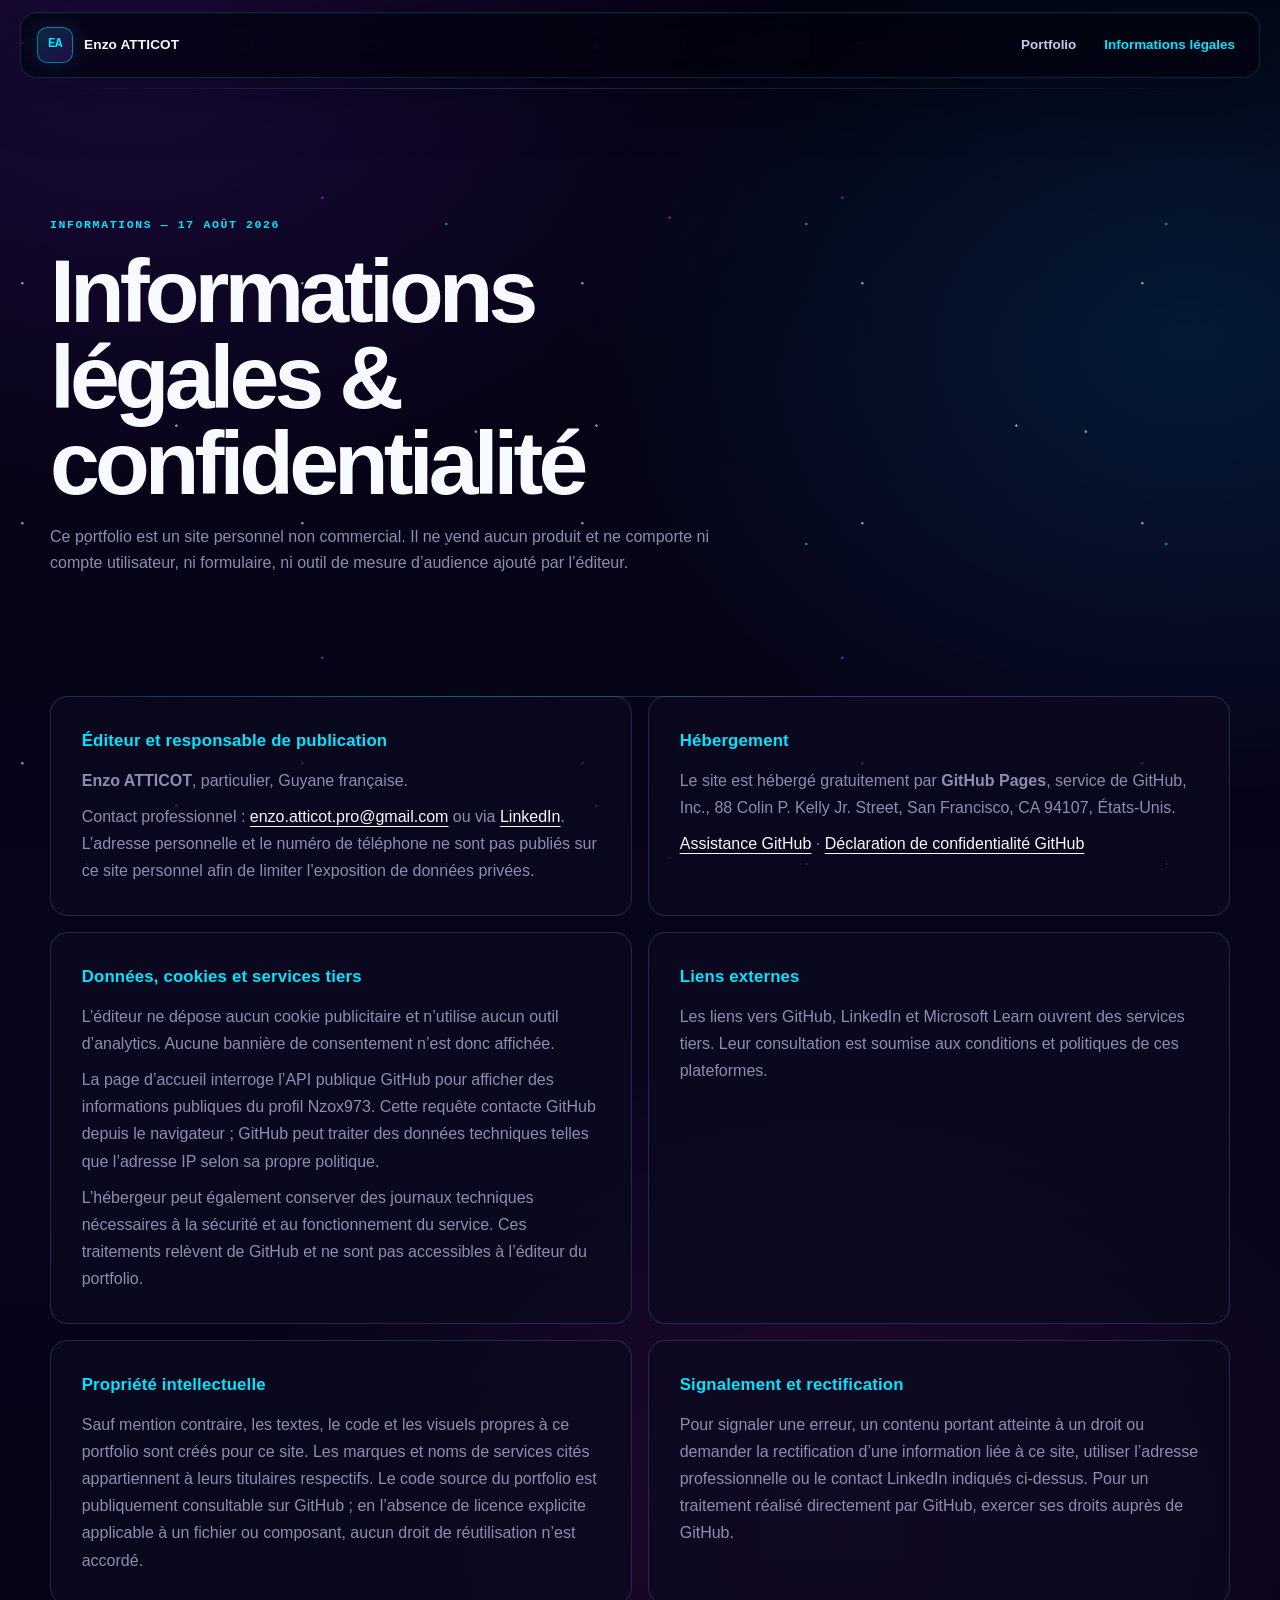
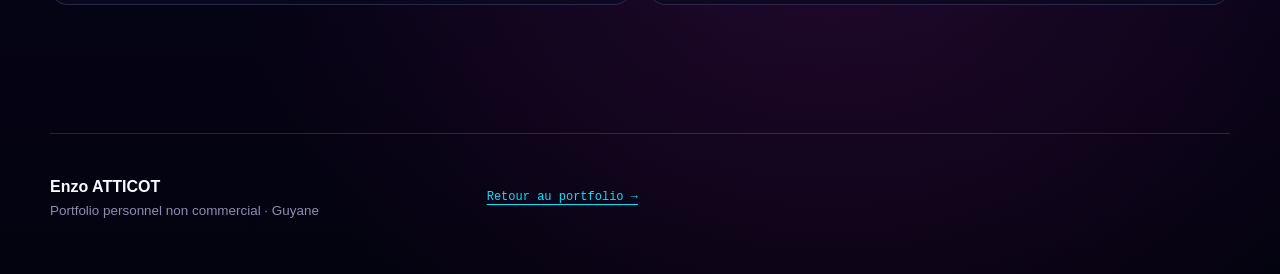
<file: mentions-legales.html>
<!DOCTYPE html>
<html lang="fr">
<head>
  <meta charset="utf-8">
  <meta name="viewport" content="width=device-width, initial-scale=1">
  <meta name="color-scheme" content="dark">
  <meta name="theme-color" content="#03020f">
  <title>Informations légales &amp; confidentialité — Enzo ATTICOT</title>
  <meta name="description" content="Informations légales, hébergement et confidentialité du portfolio personnel d’Enzo ATTICOT.">
  <meta name="robots" content="index,follow">
  <meta name="referrer" content="strict-origin-when-cross-origin">
  <link rel="canonical" href="https://nzox973.github.io/mentions-legales.html">
  <link rel="icon" type="image/svg+xml" href="assets/img/favicon.svg">
  <link rel="stylesheet" href="assets/css/style.css">
</head>
<body>
  <a class="skip-link" href="#contenu">Aller au contenu</a>

  <header class="site-header">
    <a class="brand" href="index.html" aria-label="Retour au portfolio d’Enzo ATTICOT">
      <span class="brand-mark" aria-hidden="true">EA</span>
      <span class="brand-label">Enzo ATTICOT</span>
    </a>
    <nav class="navigation legal-navigation" aria-label="Navigation secondaire">
      <a href="index.html">Portfolio</a>
      <a href="mentions-legales.html" aria-current="page">Informations légales</a>
    </nav>
  </header>

  <main id="contenu" class="legal-main">
    <section class="section legal-hero" aria-labelledby="legal-title">
      <div class="section-heading">
        <p class="section-number">Informations — 17 août 2026</p>
        <h1 id="legal-title">Informations légales &amp; confidentialité</h1>
        <p class="section-intro">Ce portfolio est un site personnel non commercial. Il ne vend aucun produit et ne comporte ni compte utilisateur, ni formulaire, ni outil de mesure d’audience ajouté par l’éditeur.</p>
      </div>
    </section>

    <section class="section legal-content" aria-labelledby="publisher-title">
      <article>
        <h2 id="publisher-title">Éditeur et responsable de publication</h2>
        <p><strong>Enzo ATTICOT</strong>, particulier, Guyane française.</p>
        <p>Contact professionnel : <a href="mailto:enzo.atticot.pro@gmail.com">enzo.atticot.pro@gmail.com</a> ou via <a href="https://www.linkedin.com/in/enzo-atticot/" target="_blank" rel="noreferrer">LinkedIn</a>. L’adresse personnelle et le numéro de téléphone ne sont pas publiés sur ce site personnel afin de limiter l’exposition de données privées.</p>
      </article>

      <article>
        <h2>Hébergement</h2>
        <p>Le site est hébergé gratuitement par <strong>GitHub Pages</strong>, service de GitHub, Inc., 88 Colin P. Kelly Jr. Street, San Francisco, CA 94107, États-Unis.</p>
        <p><a href="https://support.github.com/" target="_blank" rel="noreferrer">Assistance GitHub</a> · <a href="https://docs.github.com/fr/site-policy/privacy-policies/github-general-privacy-statement" target="_blank" rel="noreferrer">Déclaration de confidentialité GitHub</a></p>
      </article>

      <article>
        <h2>Données, cookies et services tiers</h2>
        <p>L’éditeur ne dépose aucun cookie publicitaire et n’utilise aucun outil d’analytics. Aucune bannière de consentement n’est donc affichée.</p>
        <p>La page d’accueil interroge l’API publique GitHub pour afficher des informations publiques du profil Nzox973. Cette requête contacte GitHub depuis le navigateur ; GitHub peut traiter des données techniques telles que l’adresse IP selon sa propre politique.</p>
        <p>L’hébergeur peut également conserver des journaux techniques nécessaires à la sécurité et au fonctionnement du service. Ces traitements relèvent de GitHub et ne sont pas accessibles à l’éditeur du portfolio.</p>
      </article>

      <article>
        <h2>Liens externes</h2>
        <p>Les liens vers GitHub, LinkedIn et Microsoft Learn ouvrent des services tiers. Leur consultation est soumise aux conditions et politiques de ces plateformes.</p>
      </article>

      <article>
        <h2>Propriété intellectuelle</h2>
        <p>Sauf mention contraire, les textes, le code et les visuels propres à ce portfolio sont créés pour ce site. Les marques et noms de services cités appartiennent à leurs titulaires respectifs. Le code source du portfolio est publiquement consultable sur GitHub ; en l’absence de licence explicite applicable à un fichier ou composant, aucun droit de réutilisation n’est accordé.</p>
      </article>

      <article>
        <h2>Signalement et rectification</h2>
        <p>Pour signaler une erreur, un contenu portant atteinte à un droit ou demander la rectification d’une information liée à ce site, utiliser l’adresse professionnelle ou le contact LinkedIn indiqués ci-dessus. Pour un traitement réalisé directement par GitHub, exercer ses droits auprès de GitHub.</p>
      </article>
    </section>
  </main>

  <footer class="site-footer">
    <div>
      <strong>Enzo ATTICOT</strong>
      <p>Portfolio personnel non commercial · Guyane</p>
    </div>
    <a class="back-top" href="index.html">Retour au portfolio →</a>
  </footer>
</body>
</html>
</file>
<file: assets/css/style.css>
:root {
  --cosmos: #03020f;
  --cosmos-deep: #08051d;
  --panel: #0b0924;
  --panel-soft: #100b2c;
  --text: #f7fbff;
  --text-soft: #c8cbe7;
  --muted: #918caf;
  --cyan: #00e5ff;
  --blue: #008fe8;
  --violet: #6a24c8;
  --violet-bright: #8e35ff;
  --magenta: #f42cd6;
  --orange: #ff6b2c;
  --line: rgba(148, 244, 255, 0.16);
  --line-strong: rgba(0, 229, 255, 0.34);
  --page: min(1180px, calc(100% - 40px));
  --radius: 18px;
  --font-display: "Space Grotesk", "Segoe UI Variable Display", "Segoe UI", Arial, sans-serif;
  --font-body: Inter, "Segoe UI Variable Text", "Segoe UI", Arial, sans-serif;
  --font-mono: "Cascadia Code", "JetBrains Mono", Consolas, monospace;
}

* {
  box-sizing: border-box;
}

html {
  color-scheme: dark;
  scroll-behavior: smooth;
  scroll-padding-top: 88px;
}

body {
  margin: 0;
  min-width: 320px;
  overflow-x: hidden;
  background:
    radial-gradient(ellipse 80% 38% at 10% 2%, rgba(106, 36, 200, 0.22), transparent 68%),
    radial-gradient(ellipse 70% 35% at 93% 18%, rgba(0, 143, 232, 0.16), transparent 70%),
    radial-gradient(ellipse 65% 38% at 65% 82%, rgba(244, 44, 214, 0.12), transparent 72%),
    linear-gradient(180deg, var(--cosmos), var(--cosmos-deep) 60%, var(--cosmos));
  color: var(--text);
  font-family: var(--font-body);
  line-height: 1.6;
  -webkit-font-smoothing: antialiased;
}

body::before {
  position: fixed;
  inset: 0;
  z-index: -1;
  content: "";
  pointer-events: none;
  opacity: 0.55;
  background-image:
    radial-gradient(circle at 8% 18%, #fff 0 1px, transparent 1.5px),
    radial-gradient(circle at 24% 70%, #00e5ff 0 1px, transparent 1.5px),
    radial-gradient(circle at 42% 12%, #fff 0 1px, transparent 1.5px),
    radial-gradient(circle at 62% 43%, #8e35ff 0 1px, transparent 1.8px),
    radial-gradient(circle at 78% 83%, #fff 0 1px, transparent 1.5px),
    radial-gradient(circle at 93% 34%, #f42cd6 0 1px, transparent 1.6px);
  background-size: 280px 240px, 360px 320px, 420px 380px, 520px 460px, 610px 520px, 720px 640px;
}

::selection {
  background: rgba(0, 229, 255, 0.32);
  color: #fff;
}

a {
  color: inherit;
}

button,
a {
  -webkit-tap-highlight-color: transparent;
}

button,
input,
textarea,
select {
  font: inherit;
}

img,
svg {
  display: block;
  max-width: 100%;
}

h1,
h2,
h3,
p {
  margin-top: 0;
}

h1,
h2,
h3 {
  font-family: var(--font-display);
  letter-spacing: -0.025em;
}

.sr-only {
  position: absolute;
  width: 1px;
  height: 1px;
  padding: 0;
  margin: -1px;
  overflow: hidden;
  clip: rect(0, 0, 0, 0);
  white-space: nowrap;
  border: 0;
}

.skip-link {
  position: fixed;
  top: 12px;
  left: 12px;
  z-index: 200;
  padding: 10px 14px;
  border-radius: 10px;
  background: var(--cyan);
  color: var(--cosmos);
  font-weight: 800;
  text-decoration: none;
  transform: translateY(-150%);
  transition: transform 180ms ease;
}

.skip-link:focus {
  transform: translateY(0);
}

:focus-visible {
  outline: 2px solid var(--cyan);
  outline-offset: 4px;
}

.site-header {
  position: fixed;
  inset: 0 0 auto;
  z-index: 100;
  display: flex;
  align-items: center;
  justify-content: space-between;
  width: min(1240px, calc(100% - 24px));
  min-height: 66px;
  margin: 12px auto 0;
  padding: 10px 12px 10px 16px;
  border: 1px solid rgba(0, 229, 255, 0.17);
  border-radius: 16px;
  background: rgba(3, 2, 15, 0.72);
  box-shadow: 0 18px 60px rgba(1, 1, 10, 0.32), inset 0 1px rgba(255, 255, 255, 0.04);
  backdrop-filter: blur(18px);
}

.brand {
  display: inline-flex;
  align-items: center;
  gap: 11px;
  color: var(--text);
  font-family: var(--font-display);
  font-size: 0.85rem;
  font-weight: 700;
  text-decoration: none;
}

.brand-mark {
  display: inline-grid;
  place-items: center;
  width: 36px;
  height: 36px;
  border: 1px solid rgba(0, 229, 255, 0.48);
  border-radius: 10px;
  background: linear-gradient(135deg, rgba(0, 229, 255, 0.18), rgba(142, 53, 255, 0.2));
  color: var(--cyan);
  box-shadow: 0 0 26px rgba(0, 229, 255, 0.15);
  font-family: var(--font-mono);
  font-size: 0.78rem;
  letter-spacing: -0.04em;
}

.brand-label {
  letter-spacing: 0.01em;
}

.navigation {
  display: flex;
  align-items: center;
  gap: 4px;
}

.navigation a {
  padding: 9px 12px;
  border-radius: 9px;
  color: var(--text-soft);
  font-size: 0.84rem;
  font-weight: 600;
  text-decoration: none;
  transition: color 180ms ease, background 180ms ease;
}

.navigation a:hover,
.navigation a[aria-current="true"] {
  background: rgba(0, 229, 255, 0.08);
  color: var(--cyan);
}

.menu-button {
  display: none;
  width: 42px;
  height: 42px;
  padding: 0;
  border: 1px solid var(--line);
  border-radius: 10px;
  background: rgba(8, 5, 29, 0.8);
  color: var(--text);
  cursor: pointer;
}

.menu-icon,
.menu-icon::before,
.menu-icon::after {
  position: relative;
  display: block;
  width: 18px;
  height: 2px;
  margin: auto;
  border-radius: 2px;
  background: currentColor;
  content: "";
  transition: transform 180ms ease, opacity 180ms ease;
}

.menu-icon::before {
  position: absolute;
  top: -6px;
}

.menu-icon::after {
  position: absolute;
  top: 6px;
}

.menu-button[aria-expanded="true"] .menu-icon {
  background: transparent;
}

.menu-button[aria-expanded="true"] .menu-icon::before {
  top: 0;
  transform: rotate(45deg);
}

.menu-button[aria-expanded="true"] .menu-icon::after {
  top: 0;
  transform: rotate(-45deg);
}

.hero {
  position: relative;
  display: grid;
  min-height: 100svh;
  overflow: hidden;
  padding: 128px 0 70px;
  isolation: isolate;
}

.hero::before {
  position: absolute;
  inset: 0;
  z-index: -3;
  content: "";
  background-image:
    linear-gradient(90deg, rgba(3, 2, 15, 0.98) 0%, rgba(3, 2, 15, 0.86) 38%, rgba(3, 2, 15, 0.42) 66%, rgba(3, 2, 15, 0.64) 100%),
    linear-gradient(180deg, rgba(3, 2, 15, 0.18), var(--cosmos) 98%),
    url("../img/hero-nebula.png");
  background-position: center;
  background-size: cover;
}

.hero::after {
  position: absolute;
  inset: 0;
  z-index: -2;
  content: "";
  opacity: 0.22;
  background-image:
    linear-gradient(rgba(0, 229, 255, 0.12) 1px, transparent 1px),
    linear-gradient(90deg, rgba(0, 229, 255, 0.12) 1px, transparent 1px);
  background-size: 58px 58px;
  mask-image: radial-gradient(ellipse 72% 66% at 54% 44%, #000 25%, transparent 82%);
}

.hero-grid {
  display: grid;
  grid-template-columns: minmax(0, 1.08fr) minmax(360px, 0.92fr);
  gap: clamp(42px, 7vw, 100px);
  align-items: center;
  width: var(--page);
  margin: auto;
}

.hero-copy {
  max-width: 700px;
}

.eyebrow,
.section-number,
.card-kicker,
.project-kind,
.telemetry-card p,
.console-heading {
  font-family: var(--font-mono);
  text-transform: uppercase;
  letter-spacing: 0.14em;
}

.eyebrow {
  display: flex;
  flex-wrap: wrap;
  align-items: center;
  gap: 10px;
  width: fit-content;
  margin-bottom: 28px;
  padding: 8px 12px;
  border: 1px solid rgba(0, 229, 255, 0.28);
  border-radius: 999px;
  background: rgba(0, 229, 255, 0.06);
  color: #a4f5ff;
  font-size: 0.7rem;
}

.live-dot {
  display: inline-block;
  width: 7px;
  height: 7px;
  border-radius: 50%;
  background: var(--cyan);
  box-shadow: 0 0 14px var(--cyan);
  animation: signal-pulse 2.4s ease-in-out infinite;
}

.hero h1 {
  margin-bottom: 20px;
  font-size: clamp(4.5rem, 9vw, 7.8rem);
  font-weight: 780;
  line-height: 0.83;
  letter-spacing: -0.065em;
}

.hero h1 span,
.hero h1 strong {
  display: block;
}

.hero h1 span {
  color: var(--text);
}

.hero h1 strong {
  width: fit-content;
  background: linear-gradient(108deg, var(--cyan), var(--blue) 42%, var(--violet-bright) 72%, var(--magenta));
  background-clip: text;
  color: transparent;
  filter: drop-shadow(0 0 24px rgba(0, 229, 255, 0.14));
}

.hero-statement {
  max-width: 680px;
  margin-bottom: 18px;
  color: var(--text);
  font-family: var(--font-display);
  font-size: clamp(1.35rem, 2.4vw, 2rem);
  line-height: 1.25;
}

.hero-statement em {
  color: var(--cyan);
  font-style: normal;
}

.hero-intro {
  max-width: 630px;
  margin-bottom: 28px;
  color: var(--text-soft);
  font-size: clamp(1rem, 1.6vw, 1.12rem);
}

.hero-intro strong {
  color: var(--text);
}

.hero-actions {
  display: flex;
  flex-wrap: wrap;
  gap: 12px;
}

.button {
  display: inline-flex;
  align-items: center;
  justify-content: center;
  min-height: 48px;
  padding: 11px 20px;
  border: 1px solid transparent;
  border-radius: 11px;
  font-size: 0.9rem;
  font-weight: 750;
  text-decoration: none;
  transition: transform 180ms ease, border-color 180ms ease, box-shadow 180ms ease, background 180ms ease;
}

.button:hover {
  transform: translateY(-2px);
}

.button-primary {
  background: linear-gradient(135deg, var(--cyan), var(--blue));
  color: var(--cosmos);
  box-shadow: 0 0 34px rgba(0, 229, 255, 0.24), inset 0 1px rgba(255, 255, 255, 0.5);
}

.button-primary:hover {
  box-shadow: 0 0 46px rgba(0, 229, 255, 0.36), inset 0 1px rgba(255, 255, 255, 0.6);
}

.button-quiet {
  border-color: rgba(142, 53, 255, 0.48);
  background: rgba(106, 36, 200, 0.12);
  color: var(--text);
}

.button-quiet:hover {
  border-color: var(--magenta);
  background: rgba(244, 44, 214, 0.11);
}

.hero-signals {
  display: grid;
  grid-template-columns: repeat(3, minmax(0, 1fr));
  gap: 10px;
  max-width: 670px;
  margin: 26px 0 0;
}

.hero-signals div {
  min-width: 0;
  padding: 12px 14px;
  border: 1px solid var(--line);
  border-radius: 11px;
  background: rgba(7, 5, 25, 0.66);
  backdrop-filter: blur(12px);
}

.hero-signals dt {
  margin-bottom: 4px;
  color: var(--muted);
  font-family: var(--font-mono);
  font-size: 0.62rem;
  letter-spacing: 0.14em;
  text-transform: uppercase;
}

.hero-signals dd {
  margin: 0;
  overflow: hidden;
  color: var(--text);
  font-size: 0.78rem;
  font-weight: 650;
  text-overflow: ellipsis;
  white-space: nowrap;
}

.mission-emblem {
  position: relative;
  display: grid;
  place-items: center;
  width: min(440px, 100%);
  aspect-ratio: 1;
  margin-inline: auto;
  border: 1px solid rgba(0, 229, 255, 0.16);
  border-radius: 50%;
  background:
    radial-gradient(circle, rgba(0, 229, 255, 0.08), transparent 54%),
    rgba(3, 2, 15, 0.62);
  box-shadow:
    0 0 80px rgba(106, 36, 200, 0.18),
    inset 0 0 80px rgba(0, 143, 232, 0.08);
  backdrop-filter: blur(8px);
}

.mission-emblem::before,
.mission-emblem::after {
  position: absolute;
  content: "";
  border-radius: 50%;
}

.mission-emblem::before {
  inset: 7%;
  border: 1px solid rgba(142, 53, 255, 0.28);
}

.mission-emblem::after {
  inset: 14%;
  border: 1px solid rgba(0, 229, 255, 0.2);
}

.orbit {
  position: absolute;
  border: 1px solid;
  border-radius: 50%;
  pointer-events: none;
}

.orbit-one {
  inset: -2%;
  border-color: rgba(0, 229, 255, 0.24);
  transform: rotate(18deg) scaleY(0.66);
}

.orbit-two {
  inset: 4%;
  border-color: rgba(244, 44, 214, 0.24);
  transform: rotate(-34deg) scaleY(0.72);
}

.orbit-three {
  inset: 10%;
  border-color: rgba(142, 53, 255, 0.28);
  transform: rotate(72deg) scaleY(0.62);
}

.orbit-node {
  position: absolute;
  z-index: 2;
  width: 10px;
  height: 10px;
  border-radius: 50%;
}

.node-cyan {
  top: 10%;
  left: 49%;
  background: var(--cyan);
  box-shadow: 0 0 18px var(--cyan);
  animation: float-node 4.5s ease-in-out infinite;
}

.node-violet {
  bottom: 18%;
  left: 11%;
  background: var(--violet-bright);
  box-shadow: 0 0 18px var(--violet-bright);
  animation: float-node 5.4s ease-in-out infinite reverse;
}

.node-magenta {
  top: 49%;
  right: 3%;
  background: var(--magenta);
  box-shadow: 0 0 18px var(--magenta);
  animation: float-node 4.8s ease-in-out infinite;
}

.emblem-core {
  position: relative;
  z-index: 3;
  display: flex;
  flex-direction: column;
  align-items: center;
  max-width: 270px;
  padding: 22px;
  text-align: center;
}

.emblem-mark {
  display: grid;
  place-items: center;
  width: 64px;
  height: 64px;
  margin-bottom: 16px;
  border-radius: 50%;
  background: linear-gradient(135deg, var(--cyan), var(--violet-bright), var(--magenta));
  color: var(--cosmos);
  box-shadow: 0 0 38px rgba(0, 229, 255, 0.32);
  font-family: var(--font-display);
  font-size: 1.65rem;
  font-weight: 850;
}

.emblem-core p {
  margin-bottom: 9px;
  color: var(--cyan);
  font-family: var(--font-mono);
  font-size: 0.66rem;
  letter-spacing: 0.28em;
  text-transform: uppercase;
}

.emblem-core strong {
  font-family: var(--font-display);
  font-size: 1.12rem;
  line-height: 1.35;
}

.spectrum-line {
  width: 78px;
  height: 4px;
  margin-top: 20px;
  border-radius: 4px;
  background: linear-gradient(90deg, var(--cyan) 0 45%, var(--violet-bright) 45% 72%, var(--magenta) 72%);
  box-shadow: 0 0 14px rgba(0, 229, 255, 0.28);
}

.section {
  position: relative;
  width: var(--page);
  margin: 0 auto;
  padding: clamp(82px, 10vw, 132px) 0;
}

.section::before {
  position: absolute;
  top: 0;
  right: 0;
  left: 0;
  height: 1px;
  content: "";
  background: linear-gradient(90deg, transparent, rgba(0, 229, 255, 0.28), rgba(142, 53, 255, 0.3), transparent);
}

.section-heading {
  max-width: 770px;
  margin-bottom: 44px;
}

.section-number {
  display: flex;
  align-items: center;
  gap: 9px;
  margin-bottom: 14px;
  color: var(--cyan);
  font-size: 0.72rem;
  font-weight: 750;
}

.section-heading h2 {
  margin-bottom: 0;
  color: var(--text);
  font-size: clamp(2.35rem, 5vw, 4.2rem);
  font-weight: 750;
  line-height: 1.02;
}

.section-intro {
  max-width: 700px;
  margin: 18px 0 0;
  color: var(--muted);
}

.mission-section {
  isolation: isolate;
}

.mission-section::after {
  position: absolute;
  inset: 11% -14% 6%;
  z-index: -1;
  content: "";
  opacity: 0.55;
  background:
    radial-gradient(circle at 18% 30%, rgba(0, 229, 255, 0.13), transparent 28%),
    radial-gradient(circle at 78% 38%, rgba(244, 44, 214, 0.11), transparent 34%);
  filter: blur(30px);
}

.telemetry-grid {
  display: grid;
  grid-template-columns: repeat(3, minmax(0, 1fr));
  gap: 16px;
}

.telemetry-card,
.activity-console,
.evidence-card,
.link-group,
.archive-note {
  border: 1px solid var(--line);
  background:
    linear-gradient(160deg, rgba(16, 11, 44, 0.78), rgba(5, 4, 20, 0.9));
  box-shadow:
    inset 0 1px rgba(255, 255, 255, 0.035),
    0 24px 70px rgba(1, 1, 11, 0.26);
  backdrop-filter: blur(12px);
}

.telemetry-card {
  position: relative;
  min-height: 178px;
  overflow: hidden;
  padding: 24px;
  border-radius: var(--radius);
}

.telemetry-card::before {
  position: absolute;
  inset: 0 auto auto 0;
  width: 42%;
  height: 3px;
  content: "";
  background: currentColor;
  box-shadow: 0 0 20px currentColor;
}

.telemetry-card::after {
  position: absolute;
  top: -80px;
  right: -60px;
  width: 180px;
  height: 180px;
  border-radius: 50%;
  content: "";
  background: currentColor;
  opacity: 0.11;
  filter: blur(34px);
}

.telemetry-card.cyan {
  color: var(--cyan);
}

.telemetry-card.violet {
  color: var(--violet-bright);
}

.telemetry-card.magenta {
  color: var(--magenta);
}

.telemetry-card p {
  margin-bottom: 18px;
  color: currentColor;
  font-size: 0.66rem;
}

.telemetry-card p::before {
  display: inline-block;
  width: 6px;
  height: 6px;
  margin-right: 8px;
  border-radius: 50%;
  background: currentColor;
  box-shadow: 0 0 12px currentColor;
  content: "";
}

.telemetry-card strong {
  display: block;
  margin-bottom: 2px;
  color: var(--text);
  font-family: var(--font-display);
  font-size: 3.9rem;
  line-height: 1;
}

.telemetry-card span {
  color: var(--muted);
  font-size: 0.88rem;
}

[data-github-status="error"] .telemetry-card p::before {
  background: var(--orange);
  box-shadow: 0 0 12px var(--orange);
}

.activity-console {
  margin-top: 18px;
  overflow: hidden;
  border-radius: var(--radius);
}

.console-heading {
  display: flex;
  align-items: center;
  justify-content: space-between;
  gap: 18px;
  padding: 16px 20px;
  border-bottom: 1px solid var(--line);
  background: rgba(3, 2, 15, 0.62);
  color: #9ff4ff;
  font-size: 0.68rem;
}

.console-heading span {
  display: inline-flex;
  align-items: center;
  gap: 10px;
}

.console-heading i {
  width: 7px;
  height: 7px;
  border-radius: 50%;
  background: var(--cyan);
  box-shadow: 0 0 13px var(--cyan);
}

.console-heading a {
  color: var(--muted);
  text-decoration: none;
  transition: color 160ms ease;
}

.console-heading a:hover {
  color: var(--magenta);
}

.activity-list {
  margin: 0;
  padding: 8px 18px;
  list-style: none;
}

.activity-list li {
  display: grid;
  grid-template-columns: 116px minmax(0, 1fr) auto;
  gap: 18px;
  align-items: center;
  min-height: 48px;
  padding: 9px 4px;
  border-bottom: 1px solid rgba(148, 244, 255, 0.08);
}

.activity-list li:last-child {
  border-bottom: 0;
}

.activity-list .activity-loading {
  display: block;
  color: var(--muted);
  font-family: var(--font-mono);
  font-size: 0.78rem;
}

.activity-type {
  color: var(--cyan);
  font-family: var(--font-mono);
  font-size: 0.67rem;
  font-weight: 700;
  letter-spacing: 0.08em;
  text-transform: uppercase;
}

.activity-repo {
  overflow: hidden;
  color: var(--text-soft);
  text-decoration: none;
  text-overflow: ellipsis;
  white-space: nowrap;
}

.activity-repo:hover {
  color: var(--cyan);
}

.activity-time {
  color: var(--muted);
  font-family: var(--font-mono);
  font-size: 0.7rem;
  white-space: nowrap;
}

.activity-fallback {
  margin: 0;
  padding: 26px;
  color: var(--muted);
  text-align: center;
}

.activity-fallback a {
  color: var(--cyan);
}

.evidence-grid {
  display: grid;
  grid-template-columns: repeat(3, minmax(0, 1fr));
  gap: 16px;
}

.evidence-card {
  position: relative;
  min-height: 310px;
  overflow: hidden;
  padding: 28px;
  border-radius: var(--radius);
  transition: transform 220ms ease, border-color 220ms ease, box-shadow 220ms ease;
}

.evidence-card:nth-child(2) {
  border-color: rgba(142, 53, 255, 0.3);
}

.evidence-card:nth-child(3) {
  border-color: rgba(244, 44, 214, 0.26);
}

.evidence-card::after {
  position: absolute;
  right: -70px;
  bottom: -70px;
  width: 180px;
  height: 180px;
  border-radius: 50%;
  content: "";
  background: var(--cyan);
  opacity: 0.07;
  filter: blur(20px);
}

.evidence-card:nth-child(2)::after {
  background: var(--violet-bright);
}

.evidence-card:nth-child(3)::after {
  background: var(--magenta);
}

.evidence-card:hover {
  border-color: rgba(0, 229, 255, 0.48);
  box-shadow: 0 28px 80px rgba(0, 229, 255, 0.08);
  transform: translateY(-5px);
}

.card-kicker {
  margin-bottom: 12px;
  color: var(--cyan);
  font-size: 0.68rem;
  font-weight: 750;
}

.evidence-card:nth-child(2) .card-kicker {
  color: #bd90ff;
}

.evidence-card:nth-child(3) .card-kicker {
  color: #ff9aec;
}

.evidence-card h3 {
  margin-bottom: 12px;
  font-size: 1.55rem;
}

.evidence-card > p:not(.card-kicker) {
  color: var(--text-soft);
}

.tag-list,
.project-tags {
  display: flex;
  flex-wrap: wrap;
  gap: 7px;
  margin: 22px 0 0;
  padding: 0;
  list-style: none;
}

.tag-list li,
.project-tags li {
  padding: 6px 9px;
  border: 1px solid rgba(0, 229, 255, 0.2);
  border-radius: 7px;
  background: rgba(0, 229, 255, 0.055);
  color: #aef5ff;
  font-family: var(--font-mono);
  font-size: 0.66rem;
  letter-spacing: 0.05em;
}

.projects-section {
  width: 100%;
  padding-inline: max(20px, calc((100% - 1180px) / 2));
  background:
    linear-gradient(180deg, rgba(3, 2, 15, 0.45), rgba(10, 7, 34, 0.66), rgba(3, 2, 15, 0.45));
}

.projects-section .section-heading,
.projects-section .project-list {
  width: min(1180px, 100%);
  margin-inline: auto;
}

.project-list {
  display: grid;
  grid-template-columns: repeat(3, minmax(0, 1fr));
  gap: 16px;
}

.project {
  position: relative;
  display: flex;
  flex-direction: column;
  min-height: 410px;
  overflow: hidden;
  padding: 26px;
  border: 1px solid rgba(0, 229, 255, 0.28);
  border-radius: var(--radius);
  background:
    radial-gradient(circle at 90% 5%, rgba(0, 229, 255, 0.12), transparent 32%),
    linear-gradient(160deg, rgba(11, 9, 36, 0.95), rgba(4, 3, 18, 0.95));
  box-shadow: inset 0 1px rgba(255, 255, 255, 0.035);
  transition: transform 220ms ease, box-shadow 220ms ease;
}

.project:nth-child(2) {
  border-color: rgba(142, 53, 255, 0.36);
  background:
    radial-gradient(circle at 90% 5%, rgba(142, 53, 255, 0.14), transparent 32%),
    linear-gradient(160deg, rgba(15, 10, 46, 0.95), rgba(4, 3, 18, 0.95));
}

.project:nth-child(3) {
  border-color: rgba(244, 44, 214, 0.32);
  background:
    radial-gradient(circle at 90% 5%, rgba(244, 44, 214, 0.13), transparent 32%),
    linear-gradient(160deg, rgba(22, 8, 43, 0.95), rgba(4, 3, 18, 0.95));
}

.project::before {
  position: absolute;
  inset: 0 auto auto 0;
  width: 34%;
  height: 3px;
  background: var(--cyan);
  box-shadow: 0 0 18px var(--cyan);
  content: "";
}

.project:nth-child(2)::before {
  background: var(--violet-bright);
  box-shadow: 0 0 18px var(--violet-bright);
}

.project:nth-child(3)::before {
  background: var(--magenta);
  box-shadow: 0 0 18px var(--magenta);
}

.project:hover {
  box-shadow: 0 28px 80px rgba(106, 36, 200, 0.13);
  transform: translateY(-5px);
}

.project-order {
  margin-bottom: 32px;
  color: var(--cyan);
  font-family: var(--font-mono);
  font-size: 0.8rem;
}

.project:nth-child(2) .project-order,
.project:nth-child(2) .project-kind {
  color: #bd90ff;
}

.project:nth-child(3) .project-order,
.project:nth-child(3) .project-kind {
  color: #ff93ea;
}

.project-kind {
  margin-bottom: 9px;
  color: var(--cyan);
  font-size: 0.65rem;
}

.project-copy h3 {
  margin-bottom: 12px;
  font-size: 1.55rem;
}

.project-copy > p:last-child {
  color: var(--text-soft);
}

.project-tags {
  margin-top: auto;
  padding-top: 20px;
}

.project-link {
  width: fit-content;
  margin-top: 22px;
  color: var(--text);
  font-weight: 750;
  text-decoration-color: var(--cyan);
  text-underline-offset: 5px;
  transition: color 180ms ease;
}

.project-link:hover {
  color: var(--cyan);
}

.timeline {
  position: relative;
  display: grid;
  gap: 16px;
  margin: 0;
  padding: 0 0 0 28px;
  list-style: none;
}

.timeline::before {
  position: absolute;
  top: 12px;
  bottom: 12px;
  left: 7px;
  width: 1px;
  content: "";
  background: linear-gradient(var(--cyan), var(--violet-bright), var(--magenta));
  opacity: 0.42;
}

.timeline li {
  position: relative;
  display: grid;
  grid-template-columns: 170px minmax(0, 1fr);
  gap: 26px;
  padding: 24px;
  border: 1px solid var(--line);
  border-radius: 15px;
  background: rgba(8, 5, 29, 0.68);
}

.timeline li::before {
  position: absolute;
  top: 31px;
  left: -27px;
  width: 13px;
  height: 13px;
  border: 4px solid var(--cosmos);
  border-radius: 50%;
  background: var(--cyan);
  box-shadow: 0 0 18px var(--cyan);
  content: "";
}

.timeline li:nth-child(2)::before {
  background: var(--violet-bright);
  box-shadow: 0 0 18px var(--violet-bright);
}

.timeline li:nth-child(3)::before {
  background: var(--magenta);
  box-shadow: 0 0 18px var(--magenta);
}

.timeline time {
  color: var(--cyan);
  font-family: var(--font-mono);
  font-size: 0.78rem;
  font-weight: 700;
}

.timeline h3 {
  margin-bottom: 5px;
  font-size: 1.2rem;
}

.timeline p {
  margin-bottom: 0;
  color: var(--muted);
}

.timeline-disclaimer {
  margin: 22px 0 0 28px;
  padding: 14px 18px;
  border-left: 3px solid var(--magenta);
  color: var(--muted);
  font-size: 0.9rem;
}

.links-section {
  width: 100%;
  padding-inline: max(20px, calc((100% - 1180px) / 2));
  background:
    radial-gradient(ellipse 55% 40% at 7% 50%, rgba(0, 143, 232, 0.09), transparent 72%),
    radial-gradient(ellipse 55% 40% at 94% 54%, rgba(244, 44, 214, 0.08), transparent 72%);
}

.links-section .section-heading,
.links-section .link-groups,
.links-section .archive-note {
  width: min(1180px, 100%);
  margin-inline: auto;
}

.link-groups {
  display: grid;
  grid-template-columns: repeat(2, minmax(0, 1fr));
  gap: 18px;
}

.link-group {
  overflow: hidden;
  padding: 22px;
  border-radius: var(--radius);
}

.link-group h3 {
  margin: 0 0 14px;
  padding: 0 4px 14px;
  border-bottom: 1px solid var(--line);
  color: var(--cyan);
  font-size: 1rem;
}

.link-group:nth-child(2) h3 {
  color: #ff93ea;
}

.link-group > a {
  display: flex;
  align-items: center;
  justify-content: space-between;
  gap: 18px;
  padding: 13px 12px;
  border: 1px solid transparent;
  border-radius: 11px;
  text-decoration: none;
  transition: border-color 180ms ease, background 180ms ease, transform 180ms ease;
}

.link-group > a:hover {
  border-color: rgba(0, 229, 255, 0.26);
  background: rgba(0, 229, 255, 0.055);
  transform: translateX(3px);
}

.link-group strong,
.link-group small {
  display: block;
}

.link-group strong {
  color: var(--text);
}

.link-group small {
  margin-top: 1px;
  color: var(--muted);
}

.archive-note {
  display: grid;
  grid-template-columns: minmax(190px, 0.55fr) minmax(300px, 1fr) auto;
  gap: 26px;
  align-items: center;
  margin-top: 18px;
  padding: 24px;
  border-radius: var(--radius);
}

.archive-note .card-kicker {
  margin-bottom: 2px;
  color: var(--magenta);
}

.archive-note h3,
.archive-note p {
  margin-bottom: 0;
}

.archive-note p {
  color: var(--muted);
}

.archive-note a {
  padding: 10px 14px;
  border: 1px solid rgba(244, 44, 214, 0.3);
  border-radius: 9px;
  color: #ff9aec;
  font-weight: 700;
  text-decoration: none;
  white-space: nowrap;
}

.site-footer {
  display: grid;
  grid-template-columns: 0.8fr 1.4fr auto;
  gap: 28px;
  align-items: center;
  width: var(--page);
  margin: 0 auto;
  padding: 40px 0 52px;
  border-top: 1px solid var(--line);
}

.site-footer strong {
  font-family: var(--font-display);
}

.site-footer p {
  margin-bottom: 0;
  color: var(--muted);
  font-size: 0.84rem;
}

.privacy-note a,
.back-top {
  color: var(--cyan);
  text-underline-offset: 4px;
}

.back-top {
  font-family: var(--font-mono);
  font-size: 0.75rem;
  white-space: nowrap;
}

.footer-actions {
  display: flex;
  flex-wrap: wrap;
  align-items: center;
  justify-content: flex-end;
  gap: 0.65rem 1rem;
}

.footer-actions > a:first-child {
  color: var(--muted);
  text-decoration-color: color-mix(in srgb, var(--cyan) 45%, transparent);
  text-underline-offset: 0.28rem;
}

.footer-actions > a:first-child:hover,
.footer-actions > a:first-child:focus-visible {
  color: var(--cyan);
}

.legal-main {
  padding-top: 5.5rem;
}

.legal-hero {
  min-height: auto;
  padding-bottom: clamp(2.5rem, 6vw, 5rem);
}

.legal-hero h1 {
  max-width: 16ch;
  margin: 0;
  color: var(--text);
  font-size: clamp(2.4rem, 7vw, 5.8rem);
  line-height: 0.96;
  letter-spacing: -0.055em;
}

.legal-content {
  display: grid;
  grid-template-columns: repeat(2, minmax(0, 1fr));
  gap: 1rem;
  padding-top: 0;
}

.legal-content article {
  padding: clamp(1.2rem, 2.4vw, 2rem);
  border: 1px solid rgba(151, 168, 255, 0.2);
  border-radius: 1.1rem;
  background: rgba(11, 10, 31, 0.76);
}

.legal-content h2 {
  margin: 0 0 0.75rem;
  color: var(--cyan);
  font-size: 1.05rem;
  letter-spacing: 0.01em;
}

.legal-content p {
  margin: 0.55rem 0 0;
  color: var(--muted);
  line-height: 1.7;
}

.legal-content a {
  color: var(--text);
  text-underline-offset: 0.25rem;
}

.legal-navigation {
  display: flex;
}

.legal-navigation a[aria-current="page"] {
  color: var(--cyan);
}

@keyframes signal-pulse {
  0%,
  100% {
    opacity: 0.5;
    transform: scale(0.9);
  }
  50% {
    opacity: 1;
    transform: scale(1.15);
  }
}

@keyframes float-node {
  0%,
  100% {
    transform: translateY(0);
  }
  50% {
    transform: translateY(-8px);
  }
}

@media (max-width: 980px) {
  :root {
    --page: min(100% - 32px, 760px);
  }

  .hero {
    min-height: auto;
  }

  .hero-grid {
    grid-template-columns: 1fr;
    gap: 64px;
  }

  .hero-copy {
    max-width: 760px;
  }

  .mission-emblem {
    width: min(400px, 84vw);
  }

  .telemetry-grid,
  .evidence-grid,
  .project-list {
    grid-template-columns: 1fr;
  }

  .telemetry-card {
    min-height: 150px;
  }

  .evidence-card {
    min-height: auto;
  }

  .project {
    min-height: 350px;
  }

  .projects-section,
  .links-section {
    padding-inline: 16px;
  }

  .archive-note {
    grid-template-columns: 1fr;
  }

  .archive-note a {
    width: fit-content;
  }

  .site-footer {
    grid-template-columns: 1fr;
    gap: 16px;
  }
}

@media (max-width: 760px) {
  .site-header {
    width: calc(100% - 20px);
    margin-top: 10px;
  }

  .brand-label {
    display: none;
  }

  .menu-button {
    display: block;
  }

  .navigation {
    position: absolute;
    top: calc(100% + 8px);
    right: 0;
    left: 0;
    display: none;
    flex-direction: column;
    align-items: stretch;
    gap: 2px;
    padding: 10px;
    border: 1px solid var(--line);
    border-radius: 13px;
    background: rgba(3, 2, 15, 0.96);
    box-shadow: 0 22px 60px rgba(0, 0, 0, 0.5);
    backdrop-filter: blur(18px);
  }

  .navigation[data-open="true"] {
    display: flex;
  }

  .legal-navigation {
    position: static;
    display: flex;
    padding: 0;
    border: 0;
    background: transparent;
    box-shadow: none;
    backdrop-filter: none;
  }

  .legal-navigation a:first-child {
    display: none;
  }

  .navigation a {
    padding: 11px 12px;
  }

  .hero {
    padding-top: 114px;
  }

  .hero::before {
    background-image:
      linear-gradient(180deg, rgba(3, 2, 15, 0.74), rgba(3, 2, 15, 0.86) 58%, var(--cosmos) 100%),
      url("../img/hero-nebula.png");
    background-position: 66% center;
  }

  .hero h1 {
    font-size: clamp(4.15rem, 20vw, 6.2rem);
  }

  .hero-signals {
    grid-template-columns: 1fr;
  }

  .hero-signals dd {
    white-space: normal;
  }

  .section {
    padding-block: 84px;
  }

  .section-heading {
    margin-bottom: 34px;
  }

  .console-heading {
    align-items: flex-start;
    flex-direction: column;
  }

  .activity-list li {
    grid-template-columns: 1fr auto;
    gap: 4px 12px;
    padding-block: 12px;
  }

  .activity-type {
    grid-column: 1 / -1;
  }

  .link-groups {
    grid-template-columns: 1fr;
  }

  .legal-content {
    grid-template-columns: 1fr;
  }

  .timeline li {
    grid-template-columns: 1fr;
    gap: 8px;
  }
}

@media (max-width: 520px) {
  :root {
    --page: calc(100% - 24px);
    --radius: 15px;
  }

  .hero h1 {
    font-size: 3.75rem;
  }

  .hero-statement {
    font-size: 1.25rem;
  }

  .hero-actions {
    flex-direction: column;
  }

  .button {
    width: 100%;
  }

  .mission-emblem {
    width: calc(100vw - 42px);
  }

  .emblem-core {
    max-width: 230px;
  }

  .emblem-core strong {
    font-size: 1rem;
  }

  .telemetry-card strong {
    font-size: 3.2rem;
  }

  .project,
  .evidence-card,
  .link-group,
  .archive-note {
    padding: 22px;
  }
}

@media (prefers-reduced-motion: reduce) {
  html {
    scroll-behavior: auto;
  }

  *,
  *::before,
  *::after {
    animation-duration: 0.001ms !important;
    animation-iteration-count: 1 !important;
    transition-duration: 0.001ms !important;
  }
}
</file>
<file: octobre-rose/assets/css/style.css>
:root {
  --paper: #f9f5f0;
  --cream: #f0eae1;
  --ink: #34352d;
  --muted: #61635b;
  --pink: #ab365b;
  --pink-dark: #8c2948;
  --blush: #f1d9dd;
  --line: #ded8d0;
  --green: #74856d;
  --serif: Georgia, "Times New Roman", serif;
  --sans: "Segoe UI", Arial, sans-serif;
  --page: min(1200px, calc(100% - 112px));
}
*,
*::before,
*::after {
  box-sizing: border-box;
}
html {
  scroll-behavior: smooth;
  scroll-padding-top: 100px;
}
body {
  margin: 0;
  background: var(--paper);
  color: var(--ink);
  font-family: var(--sans);
  font-size: 16px;
  line-height: 1.7;
}
body.dialog-open {
  overflow: hidden;
}
a {
  color: inherit;
}
button {
  font: inherit;
}
button,
a {
  -webkit-tap-highlight-color: transparent;
}
button {
  cursor: pointer;
}
img {
  max-width: 100%;
  display: block;
}
.icon {
  display: inline-block;
  width: 1em;
  height: 1em;
  vertical-align: middle;
  fill: none;
  stroke: currentColor;
  stroke-width: 1.8;
  stroke-linecap: round;
  stroke-linejoin: round;
  flex-shrink: 0;
}
.flower-icon {
  display: inline-block;
  width: 1em;
  height: 1em;
  vertical-align: -0.1em;
  fill: currentColor;
}
h1,
h2,
h3,
h4,
p {
  margin: 0;
}
h1,
h2 {
  font-family: var(--serif);
  font-weight: 400;
  letter-spacing: -0.045em;
  line-height: 1.1;
}
h2 {
  font-size: clamp(38px, 4.1vw, 56px);
}
h1 em,
h2 em {
  color: var(--pink);
  font-weight: 400;
}
h3,
h4 {
  line-height: 1.35;
}
p {
  color: var(--muted);
}
[hidden] {
  display: none !important;
}
html:not(.js) .age-tabs {
  display: none;
}
html:not(.js) .age-panel[hidden] {
  display: block !important;
}
::selection {
  background: var(--blush);
  color: var(--ink);
}
:focus-visible {
  outline: 3px solid var(--pink);
  outline-offset: 5px;
}
.page-width {
  width: var(--page);
  margin-inline: auto;
}
.section-space {
  padding-block: 100px;
}
.skip-link {
  position: fixed;
  z-index: 200;
  top: 8px;
  left: 8px;
  padding: 12px 18px;
  background: var(--pink);
  color: #fff;
  transform: translateY(-160%);
}
.skip-link:focus {
  transform: none;
}
.site-header {
  position: sticky;
  top: 0;
  z-index: 50;
  background: rgba(249, 245, 240, 0.96);
  border-bottom: 1px solid var(--line);
  backdrop-filter: blur(12px);
}
.header-inner {
  width: var(--page);
  margin: auto;
  min-height: 94px;
  display: flex;
  align-items: center;
  justify-content: space-between;
  gap: 24px;
}
.brand {
  display: flex;
  align-items: center;
  gap: 10px;
  text-decoration: none;
  font-family: var(--serif);
  font-size: 29px;
  font-weight: 700;
  letter-spacing: -1.2px;
  line-height: 1;
}
.brand-pink {
  color: var(--pink);
}
.navigation {
  display: flex;
  align-items: center;
  gap: 34px;
}
.navigation a {
  text-decoration: none;
  font-size: 13px;
  font-weight: 500;
  transition: color 0.2s;
}
.navigation a:hover {
  color: var(--pink);
}
.navigation .nav-action {
  padding: 11px 20px;
  border: 1px solid var(--pink);
  border-radius: 4px;
  color: var(--pink);
  display: flex;
  gap: 24px;
}
.nav-action:hover {
  background: var(--blush);
}
.menu-toggle {
  border: 1px solid var(--line);
  background: transparent;
  border-radius: 5px;
  padding: 9px 13px;
  align-items: center;
  gap: 12px;
  font-size: 13px;
}
.menu-lines {
  display: block;
  width: 18px;
  height: 8px;
  border-block: 1px solid currentColor;
}
.hero {
  display: grid;
  grid-template-columns: 1fr 1fr;
  align-items: center;
  gap: 20px;
  padding-block: 70px 75px;
  min-height: 680px;
}
.eyebrow,
.mini-label,
.section-label,
.resource-category {
  font-size: 10px;
  font-weight: 650;
  letter-spacing: 1.7px;
}
.eyebrow {
  display: flex;
  align-items: center;
  gap: 9px;
  color: var(--pink);
  margin-bottom: 24px;
}
.small-dot {
  width: 6px;
  height: 6px;
  flex: none;
  border-radius: 50%;
  background: var(--pink);
}
.hero h1 {
  font-size: clamp(60px, 6.1vw, 84px);
  line-height: 1.03;
  letter-spacing: -4.5px;
}
.hero-description {
  margin-top: 27px;
  font-size: 15px;
  line-height: 1.8;
}
.hero-actions {
  display: flex;
  align-items: center;
  gap: 24px;
  margin-top: 31px;
}
.button {
  display: inline-flex;
  align-items: center;
  justify-content: center;
  gap: 30px;
  padding: 14px 22px;
  min-height: 51px;
  border-radius: 4px;
  text-decoration: none;
  font-size: 13px;
  font-weight: 550;
  transition:
    background 0.2s,
    transform 0.2s;
}
.button:hover {
  transform: translateY(-2px);
}
.button-primary {
  color: #fff;
  background: var(--pink);
}
.button-primary:hover {
  background: var(--pink-dark);
}
.text-link {
  font-size: 12px;
  font-weight: 600;
  text-decoration: none;
  display: inline-flex;
  gap: 15px;
  align-items: center;
}
.text-link:hover {
  text-decoration: underline;
  text-underline-offset: 5px;
}
.hero-note {
  font-size: 11px;
  margin-top: 27px;
  display: flex;
  align-items: center;
  gap: 8px;
}
.hero-note span {
  font-size: 19px;
  color: var(--green);
}
.hero-art {
  height: 520px;
  position: relative;
  isolation: isolate;
}
.art-disc {
  position: absolute;
  inset: 35px 0 10px 25px;
  background: #f0dce0;
  border-radius: 49% 49% 46% 46%;
  z-index: -1;
  transform: rotate(-7deg);
}
.art-disc::before {
  content: "";
  position: absolute;
  inset: 16px;
  border: 1px solid rgba(171, 54, 91, 0.13);
  border-radius: inherit;
}
.ribbon-art {
  width: 100%;
  height: 100%;
  object-fit: contain;
}
.round-stamp {
  position: absolute;
  right: -5px;
  top: 15px;
  display: flex;
  flex-direction: column;
  align-items: center;
  justify-content: center;
  gap: 7px;
  width: 123px;
  height: 123px;
  border-radius: 50%;
  background: var(--paper);
  border: 1px solid var(--pink);
  color: var(--pink);
  transform: rotate(12deg);
}
.round-stamp span {
  font-size: 7px;
  letter-spacing: 1.2px;
}
.round-stamp strong {
  font: italic 24px var(--serif);
}
.round-stamp span:last-child {
  max-width: 93px;
  text-align: center;
  font-size: 6px;
  letter-spacing: 0.65px;
  line-height: 1.5;
}
.art-caption {
  position: absolute;
  left: 3px;
  bottom: 25px;
  display: flex;
  align-items: center;
  gap: 15px;
  padding: 20px 24px;
  background: var(--paper);
  border: 1px solid var(--line);
  border-radius: 6px;
  box-shadow: 0 10px 25px rgba(72, 46, 43, 0.04);
  transform: rotate(-5deg);
}
.caption-flower {
  font-size: 39px;
  color: var(--pink);
  line-height: 1;
}
.art-caption p {
  font-size: 12px;
  line-height: 1.7;
}
.art-caption strong {
  color: var(--ink);
  font-weight: 600;
}
.statement-strip {
  display: flex;
  align-items: center;
  justify-content: center;
  gap: 55px;
  overflow: hidden;
  white-space: nowrap;
  padding: 20px 32px;
  border-block: 1px solid #d9c2c7;
  background: #efdae0;
  color: var(--pink);
  font-size: 11px;
  font-weight: 650;
  letter-spacing: 2.4px;
}
.statement-strip span:nth-child(even) {
  font-size: 22px;
  line-height: 1;
  letter-spacing: 0;
}
.section-label {
  display: flex;
  align-items: center;
  gap: 22px;
  color: var(--pink);
  margin-bottom: 35px;
}
.label-line {
  display: block;
  width: 70px;
  height: 1px;
  background: var(--pink);
  opacity: 0.4;
}
.campaign-layout {
  display: grid;
  grid-template-columns: 1.15fr 1fr;
  gap: 95px;
}
.section-lead {
  font-size: 15px;
  max-width: 450px;
  margin-top: 24px;
}
.campaign-copy {
  padding-top: 6px;
  font-size: 14px;
}
.campaign-copy p + p {
  margin-top: 18px;
}
.campaign-copy .text-link {
  margin-top: 23px;
  color: var(--pink);
}
.facts {
  display: grid;
  grid-template-columns: repeat(3, 1fr);
  margin-top: 52px;
  border-block: 1px solid var(--line);
  padding-block: 30px;
  gap: 40px;
}
.fact {
  padding-right: 40px;
  border-right: 1px solid var(--line);
}
.fact:last-child {
  padding: 0;
  border: 0;
}
.fact-number {
  font-family: var(--serif);
  color: var(--pink);
  font-size: 53px;
  line-height: 1.1;
  letter-spacing: -2px;
  display: flex;
  align-items: baseline;
  gap: 10px;
}
.fact-number span {
  font-family: var(--sans);
  font-size: 12px;
  font-weight: 500;
  letter-spacing: 0;
  color: var(--muted);
}
.fact-word .fact-number {
  font-size: 44px;
}
.fact p {
  font-size: 12px;
  margin-top: 12px;
  max-width: 260px;
  line-height: 1.6;
}
.source-note {
  font-size: 10px;
  line-height: 1.7;
  margin-top: 17px;
  max-width: 920px;
}
.source-note a {
  text-underline-offset: 3px;
}
.reflexes {
  background: var(--cream);
}
.section-heading-row {
  display: flex;
  align-items: flex-end;
  justify-content: space-between;
  gap: 40px;
}
.section-heading-row > p {
  font-size: 13px;
  max-width: 260px;
  line-height: 1.8;
  padding-bottom: 4px;
}
.steps {
  margin-top: 48px;
}
.step {
  display: flex;
  gap: 32px;
  padding: 29px 0;
  border-top: 1px solid #d8d2ca;
  align-items: flex-start;
}
.step:last-child {
  border-bottom: 1px solid #d8d2ca;
}
.step-index {
  font-size: 11px;
  color: var(--pink);
  font-weight: 600;
  padding-top: 4px;
}
.step-content {
  flex: 1;
}
.step h3 {
  font-size: 19px;
  font-weight: 500;
}
.step p {
  font-size: 13px;
  max-width: 720px;
  margin-top: 10px;
}
.step-mark {
  font-family: var(--serif);
  font-size: 30px;
  color: var(--pink);
  line-height: 1;
  margin-right: 10px;
}
.guidance-panel {
  display: grid;
  grid-template-columns: 1fr 1.9fr;
  gap: 48px;
  margin-top: 48px;
  padding: 34px;
  background: var(--paper);
  border: 1px solid var(--line);
  border-radius: 6px;
}
.guidance-intro .mini-label {
  color: var(--pink);
  font-size: 9px;
}
.guidance-intro h3 {
  font-family: var(--serif);
  font-size: 30px;
  font-weight: 400;
  letter-spacing: -1px;
  margin-top: 12px;
}
.guidance-intro p {
  font-size: 12px;
  margin-top: 10px;
}
.age-tabs {
  display: flex;
  gap: 4px;
  border-bottom: 1px solid var(--line);
}
.age-tabs button {
  border: 0;
  background: transparent;
  color: var(--muted);
  font-size: 11px;
  padding: 9px 12px 13px;
  position: relative;
}
.age-tabs button[aria-selected="true"] {
  color: var(--pink);
  font-weight: 650;
}
.age-tabs button[aria-selected="true"]::after {
  content: "";
  height: 2px;
  background: var(--pink);
  position: absolute;
  bottom: -1px;
  inset-inline: 10px;
}
.age-panel {
  padding-top: 19px;
}
.age-panel h4 {
  font-size: 14px;
  font-weight: 600;
}
.age-panel p {
  font-size: 12px;
  margin-top: 9px;
}
.guidance-note {
  font-size: 10px;
  border-top: 1px solid var(--line);
  padding-top: 13px;
  margin-top: 18px;
  color: var(--pink-dark);
}
.action-layout {
  display: grid;
  grid-template-columns: 1fr 1.1fr;
  gap: 95px;
}
.large-flower {
  font-size: 58px;
  line-height: 1;
  color: var(--pink);
  display: block;
  margin-bottom: 17px;
}
.action-heading h2 {
  font-size: 43px;
}
.action-heading > p {
  font-size: 13px;
  margin-top: 22px;
}
.action-list {
  border-top: 1px solid var(--line);
  align-self: center;
}
.action-list > a,
.action-list > button {
  display: flex;
  align-items: center;
  gap: 20px;
  padding: 27px 0;
  border: 0;
  border-bottom: 1px solid var(--line);
  background: transparent;
  text-decoration: none;
  text-align: left;
  width: 100%;
  color: var(--ink);
}
.action-number {
  font-size: 10px;
  color: var(--pink);
  align-self: flex-start;
  margin-top: 5px;
}
.action-list h3,
.action-title {
  font-size: 15px;
  font-weight: 550;
  line-height: 1.5;
  display: block;
}
.action-list p,
.action-description {
  font-size: 12px;
  line-height: 1.7;
  margin-top: 6px;
  display: block;
  color: var(--muted);
}
.action-list > a > div,
.action-text {
  flex: 1;
}
.action-arrow {
  display: grid;
  place-items: center;
  width: 35px;
  height: 35px;
  border: 1px solid var(--line);
  border-radius: 50%;
  font-size: 19px;
  flex: none;
  transition: background 0.2s;
}
.action-list > a:hover .action-arrow,
.action-list > button:hover .action-arrow {
  background: var(--blush);
  border-color: var(--blush);
}
.download-status {
  font-size: 12px;
  color: var(--pink);
  text-align: right;
  margin-top: 14px;
}
.download-status:empty {
  display: none;
}
.resources {
  background: #eceee7;
}
.resources .section-label {
  color: #5c6c55;
}
.resources .label-line {
  background: #5c6c55;
}
.resources h2 em {
  color: #5c6c55;
}
.resource-grid {
  display: grid;
  grid-template-columns: repeat(3, 1fr);
  gap: 20px;
  margin-top: 40px;
}
.resource-card {
  display: flex;
  flex-direction: column;
  min-height: 304px;
  background: rgba(249, 245, 240, 0.82);
  border: 1px solid #daddd2;
  padding: 30px;
  border-radius: 4px;
  text-decoration: none;
  transition:
    transform 0.2s,
    border-color 0.2s;
}
.resource-card:hover {
  transform: translateY(-4px);
  border-color: var(--green);
}
.resource-category {
  font-size: 8px;
  color: #596650;
  letter-spacing: 1.25px;
}
.resource-card h3 {
  font-family: var(--serif);
  font-size: 30px;
  font-weight: 400;
  letter-spacing: -1px;
  margin-top: 24px;
}
.resource-card p {
  font-size: 12px;
  margin-top: 16px;
  margin-bottom: 27px;
}
.resource-bottom {
  margin-top: auto;
  padding-top: 17px;
  border-top: 1px solid var(--line);
  display: flex;
  justify-content: space-between;
  font-size: 11px;
  color: #5c6c55;
}
.resource-bottom span {
  font-size: 18px;
  line-height: 1;
}
.faq {
  display: grid;
  grid-template-columns: 1fr 1.4fr;
  gap: 75px;
}
.faq-heading .mini-label {
  color: var(--pink);
  margin-bottom: 25px;
}
.faq h2 {
  font-size: 43px;
}
.faq-heading > p:last-child {
  font-size: 13px;
  margin-top: 22px;
  max-width: 290px;
}
.faq-list {
  border-top: 1px solid var(--line);
}
.faq details {
  border-bottom: 1px solid var(--line);
}
.faq summary {
  list-style: none;
  cursor: pointer;
  display: flex;
  align-items: center;
  justify-content: space-between;
  gap: 20px;
  padding: 23px 0;
  font-size: 13px;
  font-weight: 550;
}
.faq summary::-webkit-details-marker {
  display: none;
}
.faq summary span {
  font-size: 24px;
  font-weight: 300;
  color: var(--pink);
  transition: transform 0.2s;
}
.faq details[open] summary span {
  transform: rotate(45deg);
}
.faq details p {
  font-size: 12px;
  padding: 0 25px 24px 0;
}
.closing {
  background: var(--pink);
  color: var(--paper);
  padding-block: 65px;
  text-align: center;
  position: relative;
  overflow: hidden;
}
.closing .page-width {
  position: relative;
}
.closing .mini-label {
  color: #fff2f6;
  font-size: 9px;
  letter-spacing: 2px;
}
.closing h2 {
  margin-top: 22px;
  font-size: 57px;
}
.closing h2 em {
  color: #f4bfcf;
}
.button-light {
  background: var(--paper);
  color: var(--pink);
  margin-top: 31px;
}
.button-light:hover {
  background: #ffe8ee;
}
.closing-star {
  position: absolute;
  right: 5%;
  top: 12%;
  font-size: 150px;
  line-height: 1;
  color: rgba(246, 195, 210, 0.16);
  transform: rotate(14deg);
}
.site-footer {
  padding-block: 45px 25px;
}
.footer-top {
  display: flex;
  align-items: center;
  justify-content: space-between;
  gap: 30px;
}
.footer-top > p {
  font-size: 12px;
}
.footer-note {
  font-size: 10px;
  max-width: 770px;
  margin-top: 28px;
}
.footer-bottom {
  display: flex;
  align-items: center;
  gap: 24px;
  font-size: 9px;
  color: var(--muted);
  border-top: 1px solid var(--line);
  padding-top: 19px;
  margin-top: 22px;
}
.footer-bottom > span {
  margin-right: auto;
}
.footer-bottom a {
  text-decoration: none;
}
.footer-bottom button {
  font-size: 9px;
  padding: 0;
  border: 0;
  background: transparent;
  color: var(--muted);
}
.footer-bottom a:hover,
.footer-bottom button:hover {
  text-decoration: underline;
}
dialog {
  border: 1px solid var(--line);
  border-radius: 9px;
  background: var(--paper);
  color: var(--ink);
  max-width: 620px;
  width: calc(100% - 32px);
  max-height: calc(100% - 48px);
  padding: 0;
}
dialog::backdrop {
  background: rgba(35, 33, 28, 0.56);
  backdrop-filter: blur(4px);
}
.dialog-content {
  position: relative;
  padding: 42px;
}
.dialog-close {
  position: absolute;
  right: 15px;
  top: 10px;
  background: none;
  border: 0;
  font-size: 30px;
  color: var(--ink);
}
.dialog-content .mini-label {
  color: var(--pink);
  margin-bottom: 22px;
}
.dialog-content h2 {
  font-size: 38px;
  margin-bottom: 22px;
}
.dialog-content > p:not(.mini-label) {
  font-size: 13px;
  margin-top: 15px;
}
.dialog-content > .text-link {
  margin-top: 20px;
}
@media (min-width: 821px) {
  .menu-toggle {
    display: none !important;
  }
}
@media (max-width: 1100px) {
  :root {
    --page: min(1200px, calc(100% - 64px));
  }
  .navigation {
    gap: 20px;
  }
  .hero h1 {
    font-size: 67px;
    letter-spacing: -3px;
  }
  .hero-art {
    height: 450px;
  }
  .hero-actions {
    gap: 17px;
    flex-wrap: wrap;
  }
  .round-stamp {
    width: 106px;
    height: 106px;
    right: 0;
  }
  .round-stamp strong {
    font-size: 21px;
  }
  .round-stamp span {
    font-size: 6px;
  }
  .campaign-layout,
  .action-layout {
    gap: 50px;
  }
  .guidance-panel {
    gap: 28px;
  }
  .faq {
    gap: 45px;
  }
  .statement-strip {
    gap: 33px;
  }
}
@media (max-width: 820px) {
  :root {
    --page: calc(100% - 48px);
  }
  .header-inner {
    min-height: 76px;
  }
  .brand {
    font-size: 26px;
  }
  .navigation {
    gap: 15px;
    flex-wrap: wrap;
    justify-content: flex-end;
  }
  .navigation a {
    font-size: 11px;
  }
  .navigation .nav-action {
    padding: 8px 12px;
    gap: 12px;
  }
  html.js .menu-toggle:not([hidden]) {
    display: flex;
  }
  html.js .navigation {
    display: none;
    position: absolute;
    inset: 76px 0 auto;
    background: var(--paper);
    border-bottom: 1px solid var(--line);
    padding: 18px 24px;
    flex-direction: column;
    align-items: stretch;
    gap: 0;
  }
  html.js .navigation[data-open="true"] {
    display: flex;
  }
  html.js .navigation a {
    font-size: 14px;
    padding: 12px 0;
  }
  html.js .navigation .nav-action {
    padding: 12px 16px;
    margin-top: 8px;
    justify-content: space-between;
  }
  .hero {
    min-height: 0;
    padding-block: 54px 60px;
    gap: 8px;
  }
  .hero h1 {
    font-size: 54px;
    letter-spacing: -2.5px;
  }
  .eyebrow {
    font-size: 8px;
    letter-spacing: 1px;
    line-height: 1.8;
    margin-bottom: 20px;
  }
  .hero-description {
    font-size: 13px;
    margin-top: 22px;
  }
  .hero-art {
    height: 350px;
  }
  .art-caption {
    left: 10px;
    bottom: -8px;
    padding: 13px 17px;
    gap: 9px;
  }
  .art-caption p {
    font-size: 10px;
  }
  .caption-flower {
    font-size: 31px;
  }
  .round-stamp {
    width: 89px;
    height: 89px;
    top: 8px;
  }
  .round-stamp span:last-child {
    font-size: 5px;
    letter-spacing: 0.5px;
  }
  .round-stamp strong {
    font-size: 19px;
  }
  .hero-note {
    font-size: 10px;
  }
  .hero-actions {
    gap: 17px;
    align-items: flex-start;
    flex-direction: column;
    margin-top: 23px;
  }
  .button {
    font-size: 12px;
    gap: 22px;
    padding: 12px 18px;
    min-height: 46px;
  }
  .statement-strip {
    gap: 25px;
    justify-content: flex-start;
    font-size: 9px;
    padding: 16px 24px;
    letter-spacing: 1.5px;
  }
  .section-space {
    padding-block: 70px;
  }
  .campaign-layout {
    grid-template-columns: 1fr;
    gap: 25px;
  }
  .section-lead {
    max-width: 570px;
  }
  .campaign-copy {
    max-width: 650px;
  }
  .facts {
    gap: 24px;
    margin-top: 35px;
  }
  .fact {
    padding-right: 24px;
  }
  .fact-number {
    font-size: 43px;
  }
  .fact-word .fact-number {
    font-size: 36px;
  }
  .fact-number span {
    font-size: 10px;
  }
  .fact p {
    font-size: 11px;
  }
  .section-heading-row {
    gap: 20px;
  }
  .section-heading-row > p {
    font-size: 11px;
  }
  .guidance-panel {
    grid-template-columns: 1fr;
    gap: 20px;
    padding: 26px;
  }
  .guidance-intro p {
    max-width: 430px;
  }
  .action-layout {
    grid-template-columns: 1fr 1.1fr;
    gap: 35px;
  }
  .action-heading h2 {
    font-size: 35px;
  }
  .action-list > a,
  .action-list > button {
    gap: 12px;
    padding: 22px 0;
  }
  .action-list h3,
  .action-title {
    font-size: 13px;
  }
  .action-list p,
  .action-description {
    font-size: 11px;
  }
  .resource-grid {
    gap: 12px;
  }
  .resource-card {
    padding: 22px 18px;
    min-height: 285px;
  }
  .resource-card h3 {
    font-size: 25px;
  }
  .resource-category {
    font-size: 7px;
    letter-spacing: 0.7px;
  }
  .resource-card p {
    font-size: 11px;
  }
  .faq {
    grid-template-columns: 1fr;
    gap: 35px;
  }
  .faq-heading > p:last-child {
    max-width: none;
  }
  .faq h2 {
    font-size: 39px;
  }
  .closing h2 {
    font-size: 48px;
  }
  .footer-top {
    flex-wrap: wrap;
    gap: 22px;
  }
  .footer-bottom {
    flex-wrap: wrap;
    gap: 12px 20px;
  }
  .footer-bottom > span {
    width: 100%;
  }
}
@media (max-width: 580px) {
  :root {
    --page: calc(100% - 40px);
  }
  .header-inner {
    gap: 16px;
  }
  .brand {
    font-size: 25px;
  }
  .brand img {
    width: 26px;
    height: 32px;
  }
  .header-inner:has(.navigation:not([data-open])) {
    flex-wrap: wrap;
  }
  .hero {
    grid-template-columns: 1fr;
    padding-block: 40px 49px;
  }
  .hero h1 {
    font-size: 61px;
    line-height: 1.04;
    letter-spacing: -3px;
  }
  .hero-description {
    font-size: 14px;
  }
  .hero-actions {
    flex-direction: row;
    align-items: center;
    flex-wrap: wrap;
    gap: 20px;
  }
  .hero-note {
    margin-top: 20px;
  }
  .hero-art {
    height: 380px;
    max-width: 390px;
    width: 100%;
    margin: 25px auto 0;
  }
  .art-disc {
    inset: 20px 8px 12px 8px;
  }
  .round-stamp {
    right: 6px;
    top: 3px;
    width: 100px;
    height: 100px;
  }
  .round-stamp strong {
    font-size: 21px;
  }
  .art-caption {
    left: 0;
    bottom: 5px;
    padding: 16px 21px;
  }
  .art-caption p {
    font-size: 11px;
  }
  .section-space {
    padding-block: 59px;
  }
  .section-label {
    font-size: 9px;
    margin-bottom: 27px;
  }
  h2 {
    font-size: 38px;
  }
  .section-lead,
  .campaign-copy {
    font-size: 13px;
  }
  .facts {
    grid-template-columns: 1fr;
    gap: 0;
    padding-block: 0;
  }
  .fact {
    display: grid;
    grid-template-columns: 110px 1fr;
    align-items: center;
    gap: 15px;
    padding: 22px 0;
    border-right: 0;
    border-bottom: 1px solid var(--line);
  }
  .fact:last-child {
    padding: 22px 0;
  }
  .fact-number {
    font-size: 37px;
    flex-direction: column;
    align-items: flex-start;
    gap: 2px;
  }
  .fact-word .fact-number {
    font-size: 33px;
  }
  .fact p {
    margin: 0;
    font-size: 12px;
    max-width: none;
  }
  .source-note {
    font-size: 10px;
  }
  .section-heading-row {
    display: block;
  }
  .section-heading-row > p {
    margin-top: 20px;
    font-size: 12px;
    max-width: none;
  }
  .steps {
    margin-top: 30px;
  }
  .step {
    gap: 18px;
    padding: 25px 0;
  }
  .step h3 {
    font-size: 17px;
  }
  .step p {
    font-size: 12px;
  }
  .step-mark {
    font-size: 23px;
    margin-right: 0;
  }
  .guidance-panel {
    padding: 22px 19px;
    margin-top: 32px;
  }
  .age-tabs {
    gap: 0;
  }
  .age-tabs button {
    font-size: 10px;
    flex: 1;
    padding: 10px 3px 13px;
    white-space: nowrap;
  }
  .guidance-intro h3 {
    font-size: 28px;
  }
  .age-panel p {
    font-size: 12px;
  }
  .action-layout {
    grid-template-columns: 1fr;
    gap: 33px;
  }
  .action-heading h2 {
    font-size: 38px;
  }
  .large-flower {
    font-size: 48px;
  }
  .action-list h3,
  .action-title {
    font-size: 14px;
  }
  .action-list p,
  .action-description {
    font-size: 12px;
  }
  .action-list > a,
  .action-list > button {
    gap: 17px;
  }
  .download-status {
    text-align: left;
  }
  .resource-grid {
    grid-template-columns: 1fr;
    margin-top: 30px;
    gap: 14px;
  }
  .resource-card {
    min-height: 0;
    padding: 25px;
  }
  .resource-category {
    font-size: 8px;
    letter-spacing: 1px;
  }
  .resource-card h3 {
    font-size: 29px;
    margin-top: 15px;
  }
  .resource-card p {
    font-size: 12px;
    margin-top: 12px;
    margin-bottom: 20px;
  }
  .faq {
    gap: 30px;
  }
  .faq h2 {
    font-size: 38px;
  }
  .faq summary {
    font-size: 12px;
    padding: 21px 0;
  }
  .closing {
    padding-block: 56px;
  }
  .closing h2 {
    font-size: 40px;
  }
  .closing-star {
    font-size: 120px;
    right: -28px;
    top: 30px;
  }
  .footer-top > p {
    width: 100%;
    order: 3;
    font-size: 11px;
  }
  .footer-top > .text-link {
    font-size: 11px;
    margin-left: auto;
  }
  .site-footer {
    padding-block: 32px 23px;
  }
  .footer-note {
    font-size: 10px;
    margin-top: 22px;
  }
  .dialog-content {
    padding: 34px 25px;
  }
  .dialog-content h2 {
    font-size: 33px;
  }
}
@media (max-width: 360px) {
  .hero h1 {
    font-size: 53px;
  }
  .hero-art {
    height: 330px;
  }
  .hero-actions {
    flex-direction: column;
    align-items: flex-start;
  }
  .age-tabs button {
    font-size: 9px;
  }
}
@media (prefers-reduced-motion: reduce) {
  html {
    scroll-behavior: auto;
  }
  *,
  *::before,
  *::after {
    animation: none !important;
    transition: none !important;
  }
}
</file>
